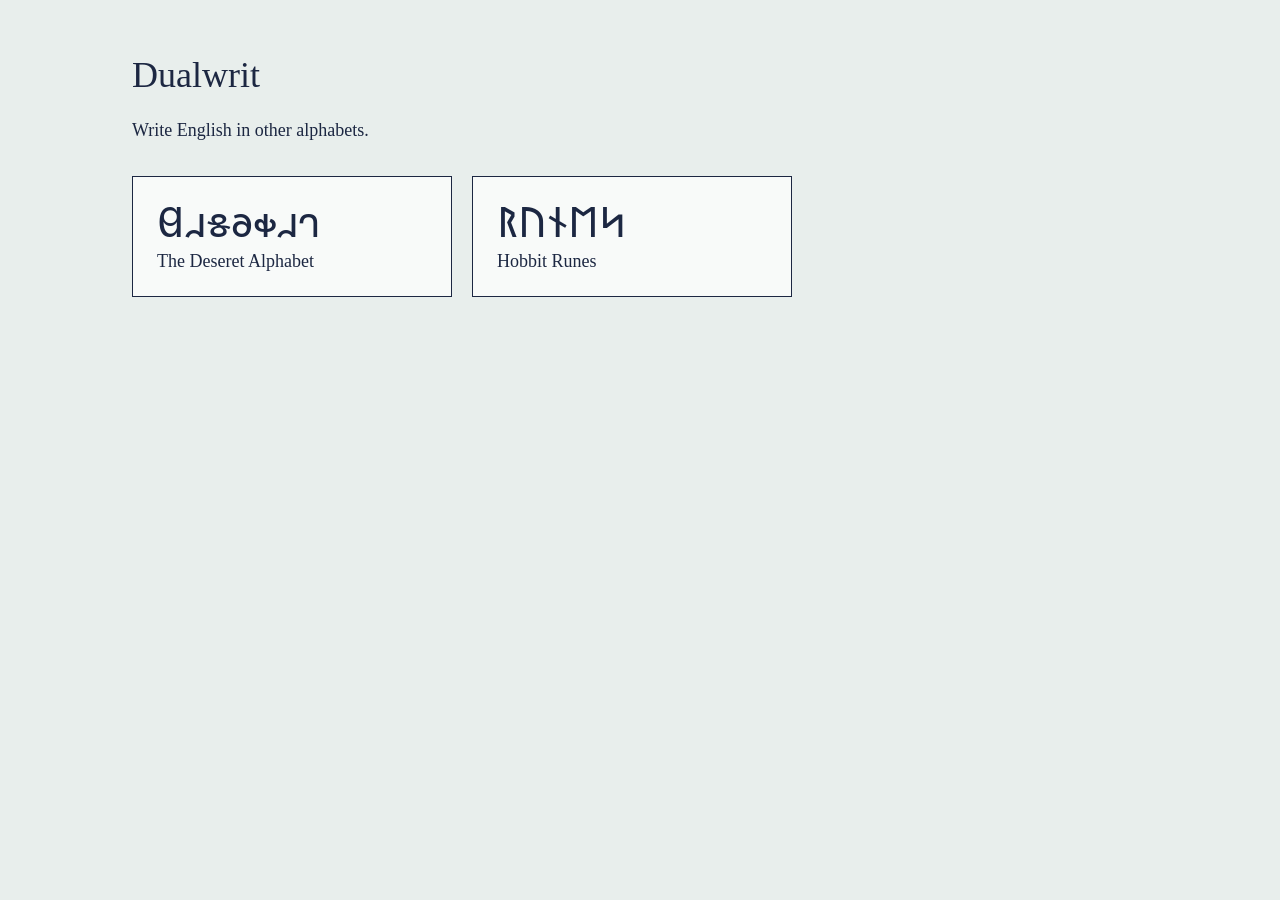
<file: web/index.html>
<!doctype html>
<html lang="en">
  <head>
    <meta charset="utf-8">
    <meta name="viewport" content="width=device-width, initial-scale=1">
    <title>Dualwrit</title>
    <meta name="description"
      content="Write English in other alphabets: the Deseret alphabet and the runes of The Hobbit.">
    <meta name="theme-color" content="#e8eeec">
    <link rel="icon" type="image/png" sizes="48x48" href="favicon.png">
    <link rel="icon" type="image/png" sizes="512x512" href="icon-512.png">
    <link rel="apple-touch-icon" href="apple-touch-icon.png">
    <meta property="og:type" content="website">
    <meta property="og:title" content="Dualwrit">
    <meta property="og:description"
      content="Write English in other alphabets.">
    <meta property="og:url" content="https://jakeave.github.io/dualwrit/">
    <meta property="og:image"
      content="https://jakeave.github.io/dualwrit/deseret/og.png">
    <meta property="og:image:width" content="1200">
    <meta property="og:image:height" content="630">
    <meta property="og:image:alt"
      content="The Deseret Alphabet written in Deseret letters, above a row of letter tiles with example words.">
    <meta name="twitter:card" content="summary_large_image">
    <link rel="preconnect" href="https://fonts.googleapis.com">
    <link rel="preconnect" href="https://fonts.gstatic.com" crossorigin>
    <link rel="stylesheet"
      href="https://fonts.googleapis.com/css2?family=Noto+Sans+Deseret&family=Noto+Sans+Runic&family=Old+Standard+TT:ital,wght@0,400;0,700;1,400&display=swap">
    <link rel="stylesheet" href="site.css">
    <style>
    :root {
      --script: "Noto Sans Deseret", "Apple Symbols", "Segoe UI Historic", sans-serif;
    }
    .cards {
      display: flex;
      flex-wrap: wrap;
      gap: 1.25rem;
    }
    .card {
      flex: 1 1 16rem;
      max-width: 20rem;
      padding: 1.25rem 1.5rem;
      background: var(--sheet);
      border: 1.5px solid var(--ink);
      color: inherit;
      text-decoration: none;
    }
    .card:hover {
      background: var(--honey-wash);
    }
    .card .d {
      display: block;
      font-size: 2.6rem;
      line-height: 1.2;
    }
    .card .d[lang="en-Runr"] {
      font-family: "Noto Sans Runic", "Segoe UI Historic", "Apple Symbols",
        sans-serif;
    }
    </style>
  </head>
  <body>
    <main>
      <header>
        <h1>Dualwrit</h1>
        <p>Write English in other alphabets.</p>
      </header>
      <div class="cards">
        <a class="card" href="deseret/">
          <span class="d" lang="en-Dsrt">𐐔𐐯𐑅𐐨𐑉𐐯𐐻</span>
          The Deseret Alphabet
        </a>
        <a class="card" href="runes/">
          <span class="d" lang="en-Runr">ᚱᚢᚾᛖᛋ</span>
          Hobbit Runes
        </a>
      </div>
    </main>
  </body>
</html>
</file>
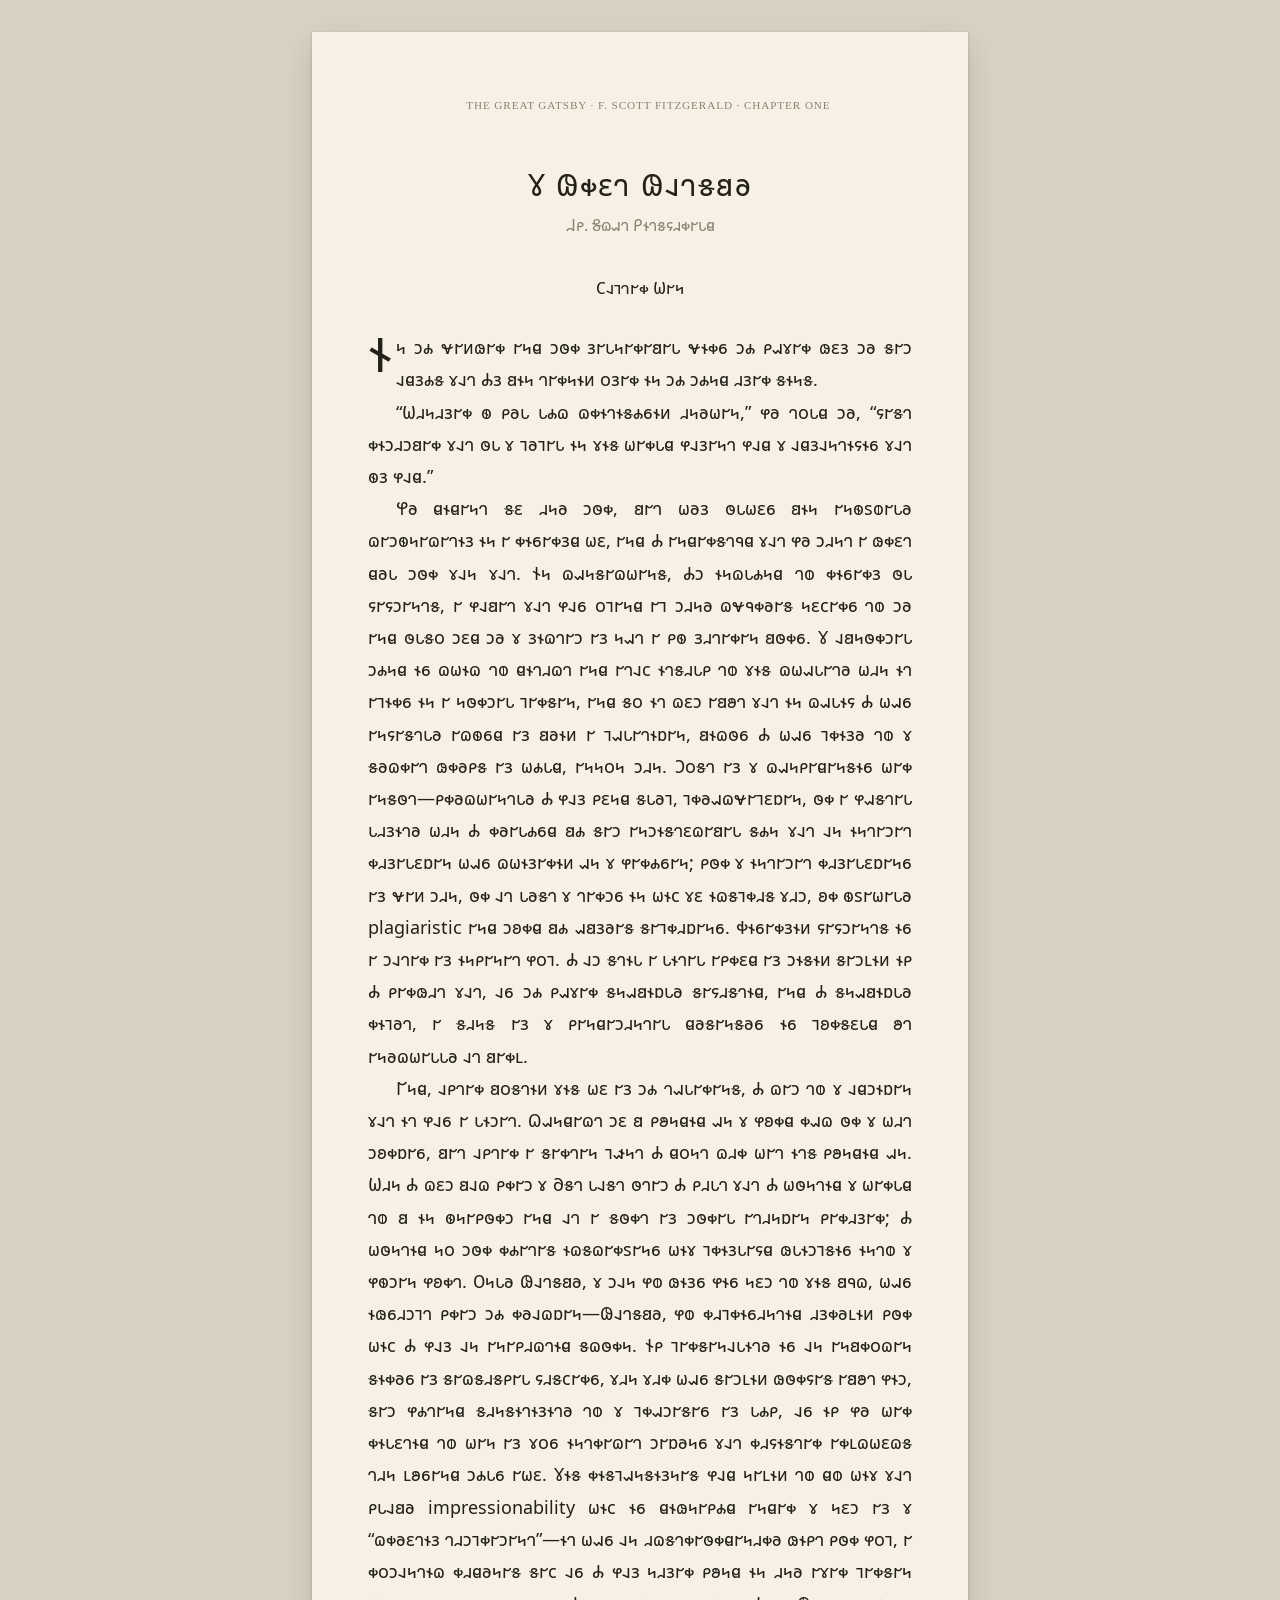
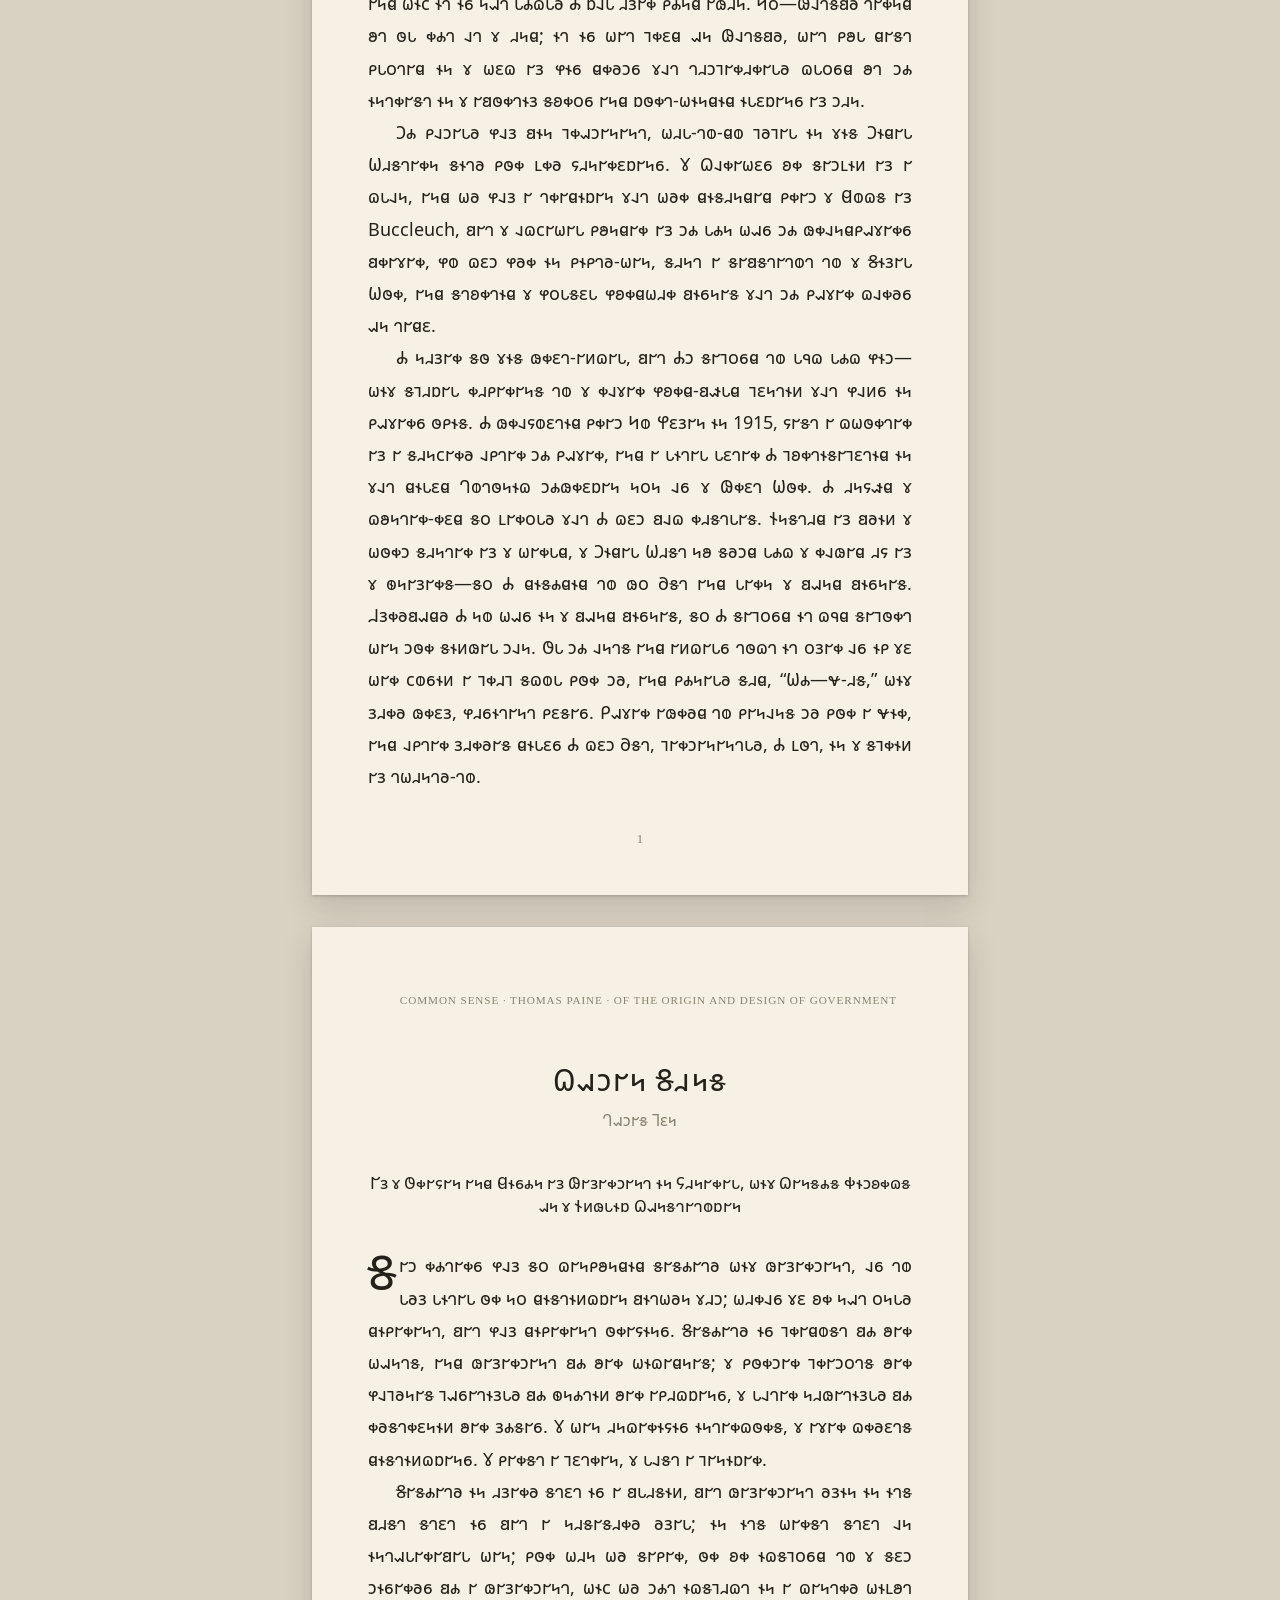
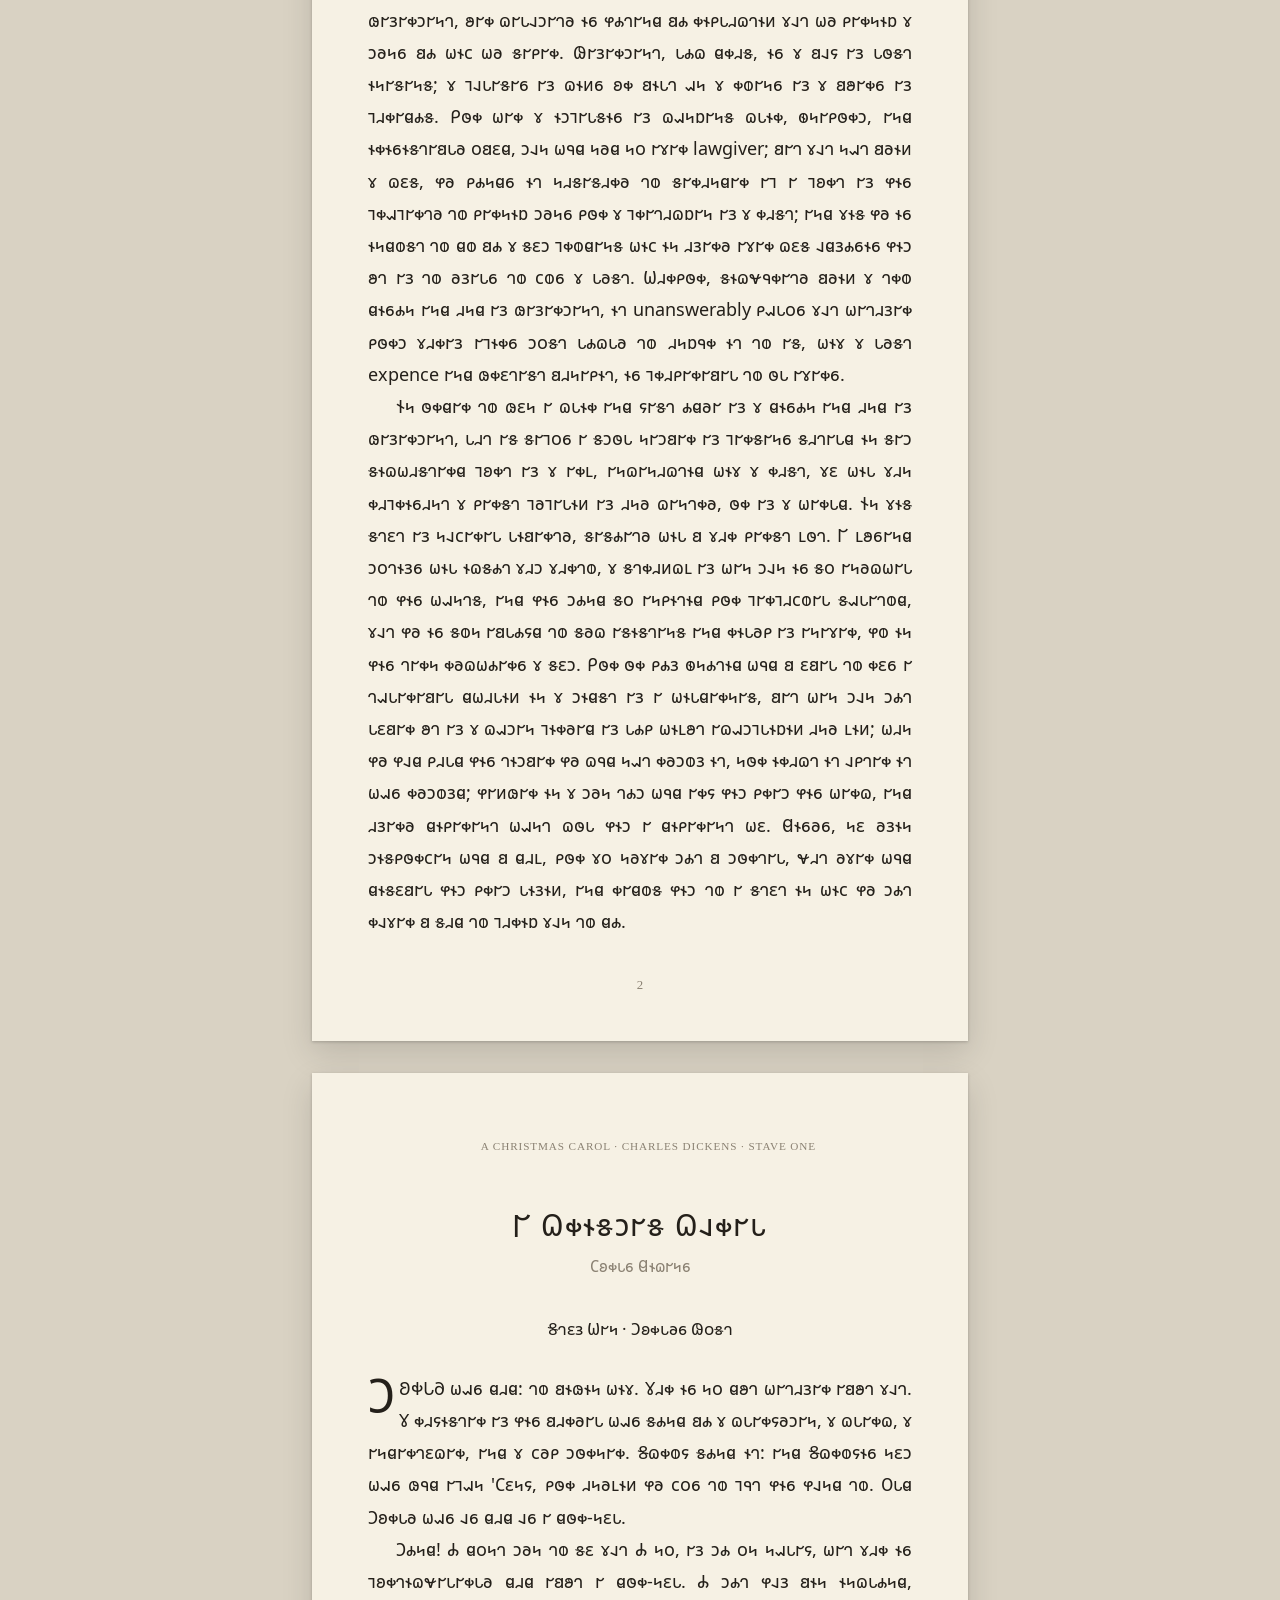
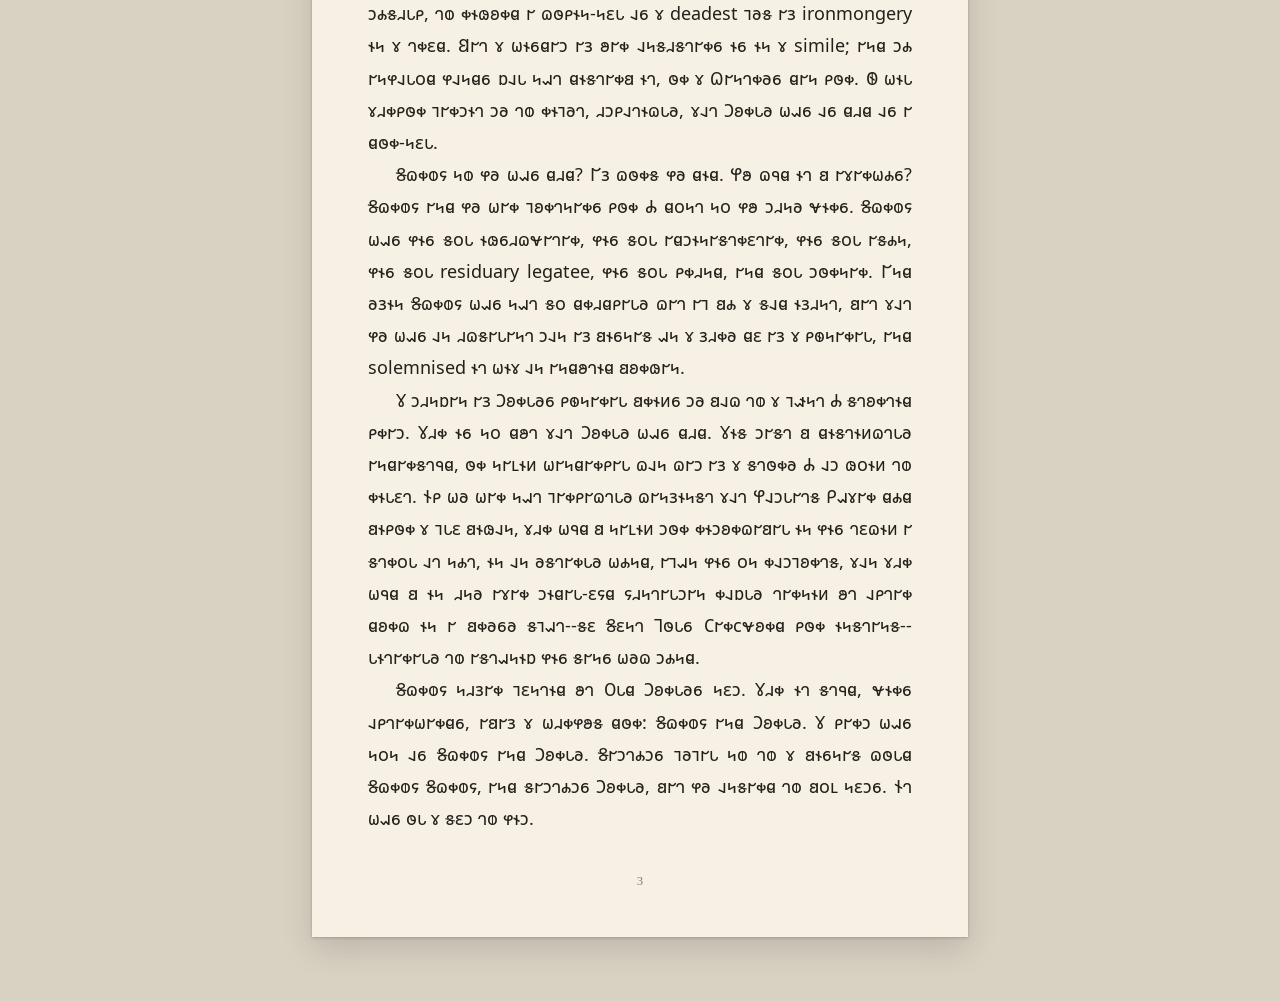
<file: samples/print.html>
<!doctype html>
<html lang="en">
  <head>
    <meta charset="utf-8">
    <meta name="viewport" content="width=device-width, initial-scale=1">
    <title>Deseret print samples</title>
    <link rel="stylesheet"
      href="https://fonts.googleapis.com/css2?family=Noto+Sans+Deseret&display=swap">
    <style>
    :root {
      --paper: #f6f1e4;
      --ink: #24201a;
      --faint: #8a8172;
      --desk: #d9d2c3;
    }
    body {
      margin: 0;
      padding: 2rem 1rem;
      background: var(--desk);
      color: var(--ink);
      font-family: "Noto Sans Deseret", "Apple Symbols", "Segoe UI Historic", serif;
    }
    .page {
      max-width: 34rem;
      margin: 0 auto 2rem;
      padding: 4rem 3.5rem 3rem;
      background: var(--paper);
      box-shadow: 0 1px 3px #0003, 0 12px 30px #0002;
    }
    .latin {
      font-family: Georgia, serif;
      font-size: .7rem;
      letter-spacing: .08em;
      text-transform: uppercase;
      color: var(--faint);
      text-align: center;
      margin: 0 0 3rem;
    }
    h1 {
      font-weight: normal;
      font-size: 1.9rem;
      text-align: center;
      margin: 0;
      letter-spacing: .04em;
    }
    .author {
      text-align: center;
      margin: .6rem 0 2.5rem;
      color: var(--faint);
    }
    h2 {
      font-weight: normal;
      font-size: 1.05rem;
      text-align: center;
      margin: 0 0 2rem;
    }
    p {
      font-size: 1.15rem;
      line-height: 1.75;
      margin: 0;
      text-align: justify;
      text-indent: 1.5em;
      hyphens: none;
    }
    h2 + p {
      text-indent: 0;
    }
    h2 + p::first-letter {
      font-size: 2.6em;
      float: left;
      line-height: .95;
      padding-right: .08em;
    }
    .folio {
      text-align: center;
      color: var(--faint);
      margin-top: 2.5rem;
      font-family: Georgia, serif;
      font-size: .8rem;
    }
    @media (max-width: 30rem) {
      .page {
        padding: 2.5rem 1.25rem 2rem;
      }
    }
    </style>
  </head>
  <body>
    <section class="page">
      <p class="latin">The Great Gatsby · F. Scott Fitzgerald · Chapter One</p>
      <h1>𐐜 𐐘𐑉𐐩𐐻 𐐘𐐰𐐻𐑅𐐺𐐨</h1>
      <div class="author">𐐇𐑁. 𐐝𐐿𐐱𐐻 𐐙𐐮𐐻𐑅𐐾𐐯𐑉𐐲𐑊𐐼</div>
      <h2>𐐕𐐰𐐹𐐻𐐲𐑉 𐐎𐐲𐑌</h2>
      <p>𐐆𐑌 𐑋𐐴 𐐷𐐲𐑍𐑀𐐲𐑉 𐐲𐑌𐐼 𐑋𐐫𐑉 𐑂𐐲𐑊𐑌𐐲𐑉𐐲𐐺𐐲𐑊 𐐷𐐮𐑉𐑆 𐑋𐐴 𐑁𐐱𐑄𐐲𐑉 𐑀𐐩𐑂 𐑋𐐨 𐑅𐐲𐑋 𐐰𐐼𐑂𐐴𐑅 𐑄𐐰𐐻 𐐌𐑂 𐐺𐐮𐑌 𐐻𐐲𐑉𐑌𐐮𐑍 𐐬𐑂𐐲𐑉 𐐮𐑌 𐑋𐐴 𐑋𐐴𐑌𐐼 𐐯𐑂𐐲𐑉 𐑅𐐮𐑌𐑅.</p>
      <p>“𐐎𐐯𐑌𐐯𐑂𐐲𐑉 𐑏 𐑁𐐨𐑊 𐑊𐐴𐐿 𐐿𐑉𐐮𐐻𐐮𐑅𐐴𐑆𐐮𐑍 𐐯𐑌𐐨𐐶𐐲𐑌,” 𐐸𐐨 𐐻𐐬𐑊𐐼 𐑋𐐨, “𐐾𐐲𐑅𐐻 𐑉𐐮𐑋𐐯𐑋𐐺𐐲𐑉 𐑄𐐰𐐻 𐐫𐑊 𐑄 𐐹𐐨𐐹𐐲𐑊 𐐮𐑌 𐑄𐐮𐑅 𐐶𐐲𐑉𐑊𐐼 𐐸𐐰𐑂𐐲𐑌𐐻 𐐸𐐰𐐼 𐑄 𐐰𐐼𐑂𐐰𐑌𐐻𐐮𐐾𐐮𐑆 𐑄𐐰𐐻 𐑏𐑂 𐐸𐐰𐐼.”</p>
      <p>𐐐𐐨 𐐼𐐮𐐼𐐲𐑌𐐻 𐑅𐐩 𐐯𐑌𐐨 𐑋𐐫𐑉, 𐐺𐐲𐐻 𐐶𐐨𐑂 𐐫𐑊𐐶𐐩𐑆 𐐺𐐮𐑌 𐐲𐑌𐑏𐑈𐐭𐐲𐑊𐐨 𐐿𐐲𐑋𐑏𐑌𐐲𐐿𐐲𐐻𐐮𐑂 𐐮𐑌 𐐲 𐑉𐐮𐑆𐐲𐑉𐑂𐐼 𐐶𐐩, 𐐲𐑌𐐼 𐐌 𐐲𐑌𐐼𐐲𐑉𐑅𐐻𐐳𐐼 𐑄𐐰𐐻 𐐸𐐨 𐑋𐐯𐑌𐐻 𐐲 𐑀𐑉𐐩𐐻 𐐼𐐨𐑊 𐑋𐐫𐑉 𐑄𐐰𐑌 𐑄𐐰𐐻. 𐐆𐑌 𐐿𐐱𐑌𐑅𐐲𐐿𐐶𐐲𐑌𐑅, 𐐌𐑋 𐐮𐑌𐐿𐑊𐐴𐑌𐐼 𐐻𐐭 𐑉𐐮𐑆𐐲𐑉𐑂 𐐫𐑊 𐐾𐐲𐐾𐑋𐐲𐑌𐐻𐑅, 𐐲 𐐸𐐰𐐺𐐲𐐻 𐑄𐐰𐐻 𐐸𐐰𐑆 𐐬𐐹𐐲𐑌𐐼 𐐲𐐹 𐑋𐐯𐑌𐐨 𐐿𐐷𐐳𐑉𐐨𐐲𐑅 𐑌𐐩𐐽𐐲𐑉𐑆 𐐻𐐭 𐑋𐐨 𐐲𐑌𐐼 𐐫𐑊𐑅𐐬 𐑋𐐩𐐼 𐑋𐐨 𐑄 𐑂𐐮𐐿𐐻𐐲𐑋 𐐲𐑂 𐑌𐐱𐐻 𐐲 𐑁𐑏 𐑂𐐯𐐻𐐲𐑉𐐲𐑌 𐐺𐐫𐑉𐑆. 𐐜 𐐰𐐺𐑌𐐫𐑉𐑋𐐲𐑊 𐑋𐐴𐑌𐐼 𐐮𐑆 𐐿𐐶𐐮𐐿 𐐻𐐭 𐐼𐐮𐐻𐐯𐐿𐐻 𐐲𐑌𐐼 𐐲𐐻𐐰𐐽 𐐮𐐻𐑅𐐯𐑊𐑁 𐐻𐐭 𐑄𐐮𐑅 𐐿𐐶𐐱𐑊𐐲𐐻𐐨 𐐶𐐯𐑌 𐐮𐐻 𐐲𐐹𐐮𐑉𐑆 𐐮𐑌 𐐲 𐑌𐐫𐑉𐑋𐐲𐑊 𐐹𐐲𐑉𐑅𐐲𐑌, 𐐲𐑌𐐼 𐑅𐐬 𐐮𐐻 𐐿𐐩𐑋 𐐲𐐺𐐵𐐻 𐑄𐐰𐐻 𐐮𐑌 𐐿𐐱𐑊𐐮𐐾 𐐌 𐐶𐐱𐑆 𐐲𐑌𐐾𐐲𐑅𐐻𐑊𐐨 𐐲𐐿𐑏𐑆𐐼 𐐲𐑂 𐐺𐐨𐐮𐑍 𐐲 𐐹𐐱𐑊𐐲𐐻𐐮𐑇𐐲𐑌, 𐐺𐐮𐐿𐐫𐑆 𐐌 𐐶𐐱𐑆 𐐹𐑉𐐮𐑂𐐨 𐐻𐐭 𐑄 𐑅𐐨𐐿𐑉𐐲𐐻 𐑀𐑉𐐨𐑁𐑅 𐐲𐑂 𐐶𐐴𐑊𐐼, 𐐲𐑌𐑌𐐬𐑌 𐑋𐐯𐑌. 𐐣𐐬𐑅𐐻 𐐲𐑂 𐑄 𐐿𐐱𐑌𐑁𐐲𐐼𐐲𐑌𐑅𐐮𐑆 𐐶𐐲𐑉 𐐲𐑌𐑅𐐫𐐻—𐑁𐑉𐐨𐐿𐐶𐐲𐑌𐐻𐑊𐐨 𐐌 𐐸𐐰𐑂 𐑁𐐩𐑌𐐼 𐑅𐑊𐐨𐐹, 𐐹𐑉𐐨𐐱𐐿𐐷𐐲𐐹𐐩𐑇𐐲𐑌, 𐐫𐑉 𐐲 𐐸𐐱𐑅𐐻𐐲𐑊 𐑊𐐯𐑂𐐮𐐻𐐨 𐐶𐐯𐑌 𐐌 𐑉𐐨𐐲𐑊𐐴𐑆𐐼 𐐺𐐴 𐑅𐐲𐑋 𐐲𐑌𐑋𐐮𐑅𐐻𐐩𐐿𐐲𐐺𐐲𐑊 𐑅𐐴𐑌 𐑄𐐰𐐻 𐐰𐑌 𐐮𐑌𐐻𐐲𐑋𐐲𐐻 𐑉𐐯𐑂𐐲𐑊𐐩𐑇𐐲𐑌 𐐶𐐱𐑆 𐐿𐐶𐐮𐑂𐐲𐑉𐐮𐑍 𐐱𐑌 𐑄 𐐸𐐲𐑉𐐴𐑆𐐲𐑌; 𐑁𐐫𐑉 𐑄 𐐮𐑌𐐻𐐲𐑋𐐲𐐻 𐑉𐐯𐑂𐐲𐑊𐐩𐑇𐐲𐑌𐑆 𐐲𐑂 𐐷𐐲𐑍 𐑋𐐯𐑌, 𐐫𐑉 𐐰𐐻 𐑊𐐨𐑅𐐻 𐑄 𐐻𐐲𐑉𐑋𐑆 𐐮𐑌 𐐶𐐮𐐽 𐑄𐐩 𐐮𐐿𐑅𐐹𐑉𐐯𐑅 𐑄𐐯𐑋, 𐐪𐑉 𐑏𐑈𐐲𐐶𐐲𐑊𐐨 plagiaristic 𐐲𐑌𐐼 𐑋𐐪𐑉𐐼 𐐺𐐴 𐐱𐐺𐑂𐐨𐐲𐑅 𐑅𐐲𐐹𐑉𐐯𐑇𐐲𐑌𐑆. 𐐡𐐮𐑆𐐲𐑉𐑂𐐮𐑍 𐐾𐐲𐐾𐑋𐐲𐑌𐐻𐑅 𐐮𐑆 𐐲 𐑋𐐰𐐻𐐲𐑉 𐐲𐑂 𐐮𐑌𐑁𐐲𐑌𐐲𐐻 𐐸𐐬𐐹. 𐐌 𐐰𐑋 𐑅𐐻𐐮𐑊 𐐲 𐑊𐐮𐐻𐐲𐑊 𐐲𐑁𐑉𐐩𐐼 𐐲𐑂 𐑋𐐮𐑅𐐮𐑍 𐑅𐐲𐑋𐑃𐐮𐑍 𐐮𐑁 𐐌 𐑁𐐲𐑉𐑀𐐯𐐻 𐑄𐐰𐐻, 𐐰𐑆 𐑋𐐴 𐑁𐐱𐑄𐐲𐑉 𐑅𐑌𐐱𐐺𐐮𐑇𐑊𐐨 𐑅𐐲𐐾𐐯𐑅𐐻𐐮𐐼, 𐐲𐑌𐐼 𐐌 𐑅𐑌𐐱𐐺𐐮𐑇𐑊𐐨 𐑉𐐮𐐹𐐨𐐻, 𐐲 𐑅𐐯𐑌𐑅 𐐲𐑂 𐑄 𐑁𐐲𐑌𐐼𐐲𐑋𐐯𐑌𐐻𐐲𐑊 𐐼𐐨𐑅𐐲𐑌𐑅𐐨𐑆 𐐮𐑆 𐐹𐐪𐑉𐑅𐐩𐑊𐐼 𐐵𐐻 𐐲𐑌𐐨𐐿𐐶𐐲𐑊𐑊𐐨 𐐰𐐻 𐐺𐐲𐑉𐑃.</p>
      <p>𐐊𐑌𐐼, 𐐰𐑁𐐻𐐲𐑉 𐐺𐐬𐑅𐐻𐐮𐑍 𐑄𐐮𐑅 𐐶𐐩 𐐲𐑂 𐑋𐐴 𐐻𐐱𐑊𐐲𐑉𐐲𐑌𐑅, 𐐌 𐐿𐐲𐑋 𐐻𐐭 𐑄 𐐰𐐼𐑋𐐮𐑇𐐲𐑌 𐑄𐐰𐐻 𐐮𐐻 𐐸𐐰𐑆 𐐲 𐑊𐐮𐑋𐐲𐐻. 𐐗𐐱𐑌𐐼𐐲𐐿𐐻 𐑋𐐩 𐐺 𐑁𐐵𐑌𐐼𐐮𐐼 𐐱𐑌 𐑄 𐐸𐐪𐑉𐐼 𐑉𐐱𐐿 𐐫𐑉 𐑄 𐐶𐐯𐐻 𐑋𐐪𐑉𐑇𐐲𐑆, 𐐺𐐲𐐻 𐐰𐑁𐐻𐐲𐑉 𐐲 𐑅𐐲𐑉𐐻𐐲𐑌 𐐹𐑎𐑌𐐻 𐐌 𐐼𐐬𐑌𐐻 𐐿𐐯𐑉 𐐶𐐲𐐻 𐐮𐐻𐑅 𐑁𐐵𐑌𐐼𐐮𐐼 𐐱𐑌. 𐐎𐐯𐑌 𐐌 𐐿𐐩𐑋 𐐺𐐰𐐿 𐑁𐑉𐐲𐑋 𐑄 𐐀𐑅𐐻 𐑊𐐰𐑅𐐻 𐐫𐐻𐐲𐑋 𐐌 𐑁𐐯𐑊𐐻 𐑄𐐰𐐻 𐐌 𐐶𐐫𐑌𐐻𐐮𐐼 𐑄 𐐶𐐲𐑉𐑊𐐼 𐐻𐐭 𐐺 𐐮𐑌 𐑏𐑌𐐲𐑁𐐫𐑉𐑋 𐐲𐑌𐐼 𐐰𐐻 𐐲 𐑅𐐫𐑉𐐻 𐐲𐑂 𐑋𐐫𐑉𐐲𐑊 𐐲𐐻𐐯𐑌𐑇𐐲𐑌 𐑁𐐲𐑉𐐯𐑂𐐲𐑉; 𐐌 𐐶𐐫𐑌𐐻𐐮𐐼 𐑌𐐬 𐑋𐐫𐑉 𐑉𐐴𐐲𐐻𐐲𐑅 𐐮𐐿𐑅𐐿𐐲𐑉𐑈𐐲𐑌𐑆 𐐶𐐮𐑄 𐐹𐑉𐐮𐑂𐑊𐐲𐐾𐐼 𐑀𐑊𐐮𐑋𐐹𐑅𐐮𐑆 𐐮𐑌𐐻𐐭 𐑄 𐐸𐑏𐑋𐐲𐑌 𐐸𐐪𐑉𐐻. 𐐄𐑌𐑊𐐨 𐐘𐐰𐐻𐑅𐐺𐐨, 𐑄 𐑋𐐰𐑌 𐐸𐐭 𐑀𐐮𐑂𐑆 𐐸𐐮𐑆 𐑌𐐩𐑋 𐐻𐐭 𐑄𐐮𐑅 𐐺𐐳𐐿, 𐐶𐐱𐑆 𐐮𐑀𐑆𐐯𐑋𐐹𐐻 𐑁𐑉𐐲𐑋 𐑋𐐴 𐑉𐐨𐐰𐐿𐑇𐐲𐑌—𐐘𐐰𐐻𐑅𐐺𐐨, 𐐸𐐭 𐑉𐐯𐐹𐑉𐐮𐑆𐐯𐑌𐐻𐐮𐐼 𐐯𐑂𐑉𐐨𐑃𐐮𐑍 𐑁𐐫𐑉 𐐶𐐮𐐽 𐐌 𐐸𐐰𐑂 𐐰𐑌 𐐲𐑌𐐲𐑁𐐯𐐿𐐻𐐮𐐼 𐑅𐐿𐐫𐑉𐑌. 𐐆𐑁 𐐹𐐲𐑉𐑅𐐲𐑌𐐰𐑊𐐮𐐻𐐨 𐐮𐑆 𐐰𐑌 𐐲𐑌𐐺𐑉𐐬𐐿𐐲𐑌 𐑅𐐮𐑉𐐨𐑆 𐐲𐑂 𐑅𐐲𐐿𐑅𐐯𐑅𐑁𐐲𐑊 𐐾𐐯𐑅𐐽𐐲𐑉𐑆, 𐑄𐐯𐑌 𐑄𐐯𐑉 𐐶𐐱𐑆 𐑅𐐲𐑋𐑃𐐮𐑍 𐑀𐐫𐑉𐐾𐐲𐑅 𐐲𐐺𐐵𐐻 𐐸𐐮𐑋, 𐑅𐐲𐑋 𐐸𐐴𐐻𐐲𐑌𐐼 𐑅𐐯𐑌𐑅𐐮𐐻𐐮𐑂𐐮𐐻𐐨 𐐻𐐭 𐑄 𐐹𐑉𐐱𐑋𐐲𐑅𐐲𐑆 𐐲𐑂 𐑊𐐴𐑁, 𐐰𐑆 𐐮𐑁 𐐸𐐨 𐐶𐐲𐑉 𐑉𐐮𐑊𐐩𐐻𐐮𐐼 𐐻𐐭 𐐶𐐲𐑌 𐐲𐑂 𐑄𐐬𐑆 𐐮𐑌𐐻𐑉𐐲𐐿𐐲𐐻 𐑋𐐲𐑇𐐨𐑌𐑆 𐑄𐐰𐐻 𐑉𐐯𐐾𐐮𐑅𐐻𐐲𐑉 𐐲𐑉𐑃𐐿𐐶𐐩𐐿𐑅 𐐻𐐯𐑌 𐑃𐐵𐑆𐐲𐑌𐐼 𐑋𐐴𐑊𐑆 𐐲𐐶𐐩. 𐐜𐐮𐑅 𐑉𐐮𐑅𐐹𐐱𐑌𐑅𐐮𐑂𐑌𐐲𐑅 𐐸𐐰𐐼 𐑌𐐲𐑃𐐮𐑍 𐐻𐐭 𐐼𐐭 𐐶𐐮𐑄 𐑄𐐰𐐻 𐑁𐑊𐐰𐐺𐐨 impressionability 𐐶𐐮𐐽 𐐮𐑆 𐐼𐐮𐑀𐑌𐐲𐑁𐐴𐐼 𐐲𐑌𐐼𐐲𐑉 𐑄 𐑌𐐩𐑋 𐐲𐑂 𐑄 “𐐿𐑉𐐨𐐩𐐻𐐮𐑂 𐐻𐐯𐑋𐐹𐑉𐐲𐑋𐐲𐑌𐐻”—𐐮𐐻 𐐶𐐱𐑆 𐐰𐑌 𐐯𐐿𐑅𐐻𐑉𐐲𐐫𐑉𐐼𐐲𐑌𐐯𐑉𐐨 𐑀𐐮𐑁𐐻 𐑁𐐫𐑉 𐐸𐐬𐐹, 𐐲 𐑉𐐬𐑋𐐰𐑌𐐻𐐮𐐿 𐑉𐐯𐐼𐐨𐑌𐐲𐑅 𐑅𐐲𐐽 𐐰𐑆 𐐌 𐐸𐐰𐑂 𐑌𐐯𐑂𐐲𐑉 𐑁𐐵𐑌𐐼 𐐮𐑌 𐐯𐑌𐐨 𐐲𐑄𐐲𐑉 𐐹𐐲𐑉𐑅𐐲𐑌 𐐲𐑌𐐼 𐐶𐐮𐐽 𐐮𐐻 𐐮𐑆 𐑌𐐱𐐻 𐑊𐐴𐐿𐑊𐐨 𐐌 𐑇𐐰𐑊 𐐯𐑂𐐲𐑉 𐑁𐐴𐑌𐐼 𐐲𐑀𐐯𐑌. 𐐤𐐬—𐐘𐐰𐐻𐑅𐐺𐐨 𐐻𐐲𐑉𐑌𐐼 𐐵𐐻 𐐫𐑊 𐑉𐐴𐐻 𐐰𐐻 𐑄 𐐯𐑌𐐼; 𐐮𐐻 𐐮𐑆 𐐶𐐲𐐻 𐐹𐑉𐐩𐐼 𐐱𐑌 𐐘𐐰𐐻𐑅𐐺𐐨, 𐐶𐐲𐐻 𐑁𐐵𐑊 𐐼𐐲𐑅𐐻 𐑁𐑊𐐬𐐻𐐲𐐼 𐐮𐑌 𐑄 𐐶𐐩𐐿 𐐲𐑂 𐐸𐐮𐑆 𐐼𐑉𐐨𐑋𐑆 𐑄𐐰𐐻 𐐻𐐯𐑋𐐹𐐲𐑉𐐯𐑉𐐲𐑊𐐨 𐐿𐑊𐐬𐑆𐐼 𐐵𐐻 𐑋𐐴 𐐮𐑌𐐻𐑉𐐲𐑅𐐻 𐐮𐑌 𐑄 𐐲𐐺𐐫𐑉𐐻𐐮𐑂 𐑅𐐪𐑉𐐬𐑆 𐐲𐑌𐐼 𐑇𐐫𐑉𐐻-𐐶𐐮𐑌𐐼𐐮𐐼 𐐮𐑊𐐩𐑇𐐲𐑌𐑆 𐐲𐑂 𐑋𐐯𐑌.</p>
      <p>𐐣𐐴 𐑁𐐰𐑋𐐲𐑊𐐨 𐐸𐐰𐑂 𐐺𐐮𐑌 𐐹𐑉𐐱𐑋𐐲𐑌𐐲𐑌𐐻, 𐐶𐐯𐑊-𐐻𐐭-𐐼𐐭 𐐹𐐨𐐹𐐲𐑊 𐐮𐑌 𐑄𐐮𐑅 𐐣𐐮𐐼𐐲𐑊 𐐎𐐯𐑅𐐻𐐲𐑉𐑌 𐑅𐐮𐐻𐐨 𐑁𐐫𐑉 𐑃𐑉𐐨 𐐾𐐯𐑌𐐲𐑉𐐩𐑇𐐲𐑌𐑆. 𐐜 𐐗𐐰𐑉𐐲𐐶𐐩𐑆 𐐪𐑉 𐑅𐐲𐑋𐑃𐐮𐑍 𐐲𐑂 𐐲 𐐿𐑊𐐰𐑌, 𐐲𐑌𐐼 𐐶𐐨 𐐸𐐰𐑂 𐐲 𐐻𐑉𐐲𐐼𐐮𐑇𐐲𐑌 𐑄𐐰𐐻 𐐶𐐨𐑉 𐐼𐐮𐑅𐐯𐑌𐐼𐐲𐐼 𐑁𐑉𐐲𐑋 𐑄 𐐔𐐭𐐿𐑅 𐐲𐑂 Buccleuch, 𐐺𐐲𐐻 𐑄 𐐰𐐿𐐽𐐲𐐶𐐲𐑊 𐑁𐐵𐑌𐐼𐐲𐑉 𐐲𐑂 𐑋𐐴 𐑊𐐴𐑌 𐐶𐐱𐑆 𐑋𐐴 𐑀𐑉𐐰𐑌𐐼𐑁𐐱𐑄𐐲𐑉𐑆 𐐺𐑉𐐲𐑄𐐲𐑉, 𐐸𐐭 𐐿𐐩𐑋 𐐸𐐨𐑉 𐐮𐑌 𐑁𐐮𐑁𐐻𐐨-𐐶𐐲𐑌, 𐑅𐐯𐑌𐐻 𐐲 𐑅𐐲𐐺𐑅𐐻𐐲𐐻𐐭𐐻 𐐻𐐭 𐑄 𐐝𐐮𐑂𐐲𐑊 𐐎𐐫𐑉, 𐐲𐑌𐐼 𐑅𐐻𐐪𐑉𐐻𐐮𐐼 𐑄 𐐸𐐬𐑊𐑅𐐩𐑊 𐐸𐐪𐑉𐐼𐐶𐐯𐑉 𐐺𐐮𐑆𐑌𐐲𐑅 𐑄𐐰𐐻 𐑋𐐴 𐑁𐐱𐑄𐐲𐑉 𐐿𐐰𐑉𐐨𐑆 𐐱𐑌 𐐻𐐲𐐼𐐩.</p>
      <p>𐐌 𐑌𐐯𐑂𐐲𐑉 𐑅𐐫 𐑄𐐮𐑅 𐑀𐑉𐐩𐐻-𐐲𐑍𐐿𐐲𐑊, 𐐺𐐲𐐻 𐐌𐑋 𐑅𐐲𐐹𐐬𐑆𐐼 𐐻𐐭 𐑊𐐳𐐿 𐑊𐐴𐐿 𐐸𐐮𐑋—𐐶𐐮𐑄 𐑅𐐹𐐯𐑇𐐲𐑊 𐑉𐐯𐑁𐐲𐑉𐐲𐑌𐑅 𐐻𐐭 𐑄 𐑉𐐰𐑄𐐲𐑉 𐐸𐐪𐑉𐐼-𐐺𐑎𐑊𐐼 𐐹𐐩𐑌𐐻𐐮𐑍 𐑄𐐰𐐻 𐐸𐐰𐑍𐑆 𐐮𐑌 𐑁𐐱𐑄𐐲𐑉𐑆 𐐫𐑁𐐮𐑅. 𐐌 𐑀𐑉𐐰𐐾𐐭𐐩𐐻𐐮𐐼 𐑁𐑉𐐲𐑋 𐐤𐐭 𐐐𐐩𐑂𐐲𐑌 𐐮𐑌 1915, 𐐾𐐲𐑅𐐻 𐐲 𐐿𐐶𐐫𐑉𐐻𐐲𐑉 𐐲𐑂 𐐲 𐑅𐐯𐑌𐐽𐐲𐑉𐐨 𐐰𐑁𐐻𐐲𐑉 𐑋𐐴 𐑁𐐱𐑄𐐲𐑉, 𐐲𐑌𐐼 𐐲 𐑊𐐮𐐻𐐲𐑊 𐑊𐐩𐐻𐐲𐑉 𐐌 𐐹𐐪𐑉𐐻𐐮𐑅𐐲𐐹𐐩𐐻𐐮𐐼 𐐮𐑌 𐑄𐐰𐐻 𐐼𐐮𐑊𐐩𐐼 𐐓𐐭𐐻𐐫𐑌𐐮𐐿 𐑋𐐴𐑀𐑉𐐩𐑇𐐲𐑌 𐑌𐐬𐑌 𐐰𐑆 𐑄 𐐘𐑉𐐩𐐻 𐐎𐐫𐑉. 𐐌 𐐯𐑌𐐾𐑎𐐼 𐑄 𐐿𐐵𐑌𐐻𐐲𐑉-𐑉𐐩𐐼 𐑅𐐬 𐑃𐐲𐑉𐐬𐑊𐐨 𐑄𐐰𐐻 𐐌 𐐿𐐩𐑋 𐐺𐐰𐐿 𐑉𐐯𐑅𐐻𐑊𐐲𐑅. 𐐆𐑌𐑅𐐻𐐯𐐼 𐐲𐑂 𐐺𐐨𐐮𐑍 𐑄 𐐶𐐫𐑉𐑋 𐑅𐐯𐑌𐐻𐐲𐑉 𐐲𐑂 𐑄 𐐶𐐲𐑉𐑊𐐼, 𐑄 𐐣𐐮𐐼𐐲𐑊 𐐎𐐯𐑅𐐻 𐑌𐐵 𐑅𐐨𐑋𐐼 𐑊𐐴𐐿 𐑄 𐑉𐐰𐑀𐐲𐐼 𐐯𐐾 𐐲𐑂 𐑄 𐑏𐑌𐐲𐑂𐐲𐑉𐑅—𐑅𐐬 𐐌 𐐼𐐮𐑅𐐴𐐼𐐮𐐼 𐐻𐐭 𐑀𐐬 𐐀𐑅𐐻 𐐲𐑌𐐼 𐑊𐐲𐑉𐑌 𐑄 𐐺𐐱𐑌𐐼 𐐺𐐮𐑆𐑌𐐲𐑅. 𐐇𐑂𐑉𐐨𐐺𐐱𐐼𐐨 𐐌 𐑌𐐭 𐐶𐐱𐑆 𐐮𐑌 𐑄 𐐺𐐱𐑌𐐼 𐐺𐐮𐑆𐑌𐐲𐑅, 𐑅𐐬 𐐌 𐑅𐐲𐐹𐐬𐑆𐐼 𐐮𐐻 𐐿𐐳𐐼 𐑅𐐲𐐹𐐫𐑉𐐻 𐐶𐐲𐑌 𐑋𐐫𐑉 𐑅𐐮𐑍𐑀𐐲𐑊 𐑋𐐰𐑌. 𐐃𐑊 𐑋𐐴 𐐰𐑌𐐻𐑅 𐐲𐑌𐐼 𐐲𐑍𐐿𐐲𐑊𐑆 𐐻𐐫𐐿𐐻 𐐮𐐻 𐐬𐑂𐐲𐑉 𐐰𐑆 𐐮𐑁 𐑄𐐩 𐐶𐐲𐑉 𐐽𐐭𐑆𐐮𐑍 𐐲 𐐹𐑉𐐯𐐹 𐑅𐐿𐐭𐑊 𐑁𐐫𐑉 𐑋𐐨, 𐐲𐑌𐐼 𐑁𐐴𐑌𐐲𐑊𐐨 𐑅𐐯𐐼, “𐐎𐐴—𐐷-𐐯𐑅,” 𐐶𐐮𐑄 𐑂𐐯𐑉𐐨 𐑀𐑉𐐩𐑂, 𐐸𐐯𐑆𐐮𐐻𐐲𐑌𐐻 𐑁𐐩𐑅𐐲𐑆. 𐐙𐐱𐑄𐐲𐑉 𐐲𐑀𐑉𐐨𐐼 𐐻𐐭 𐑁𐐲𐑌𐐰𐑌𐑅 𐑋𐐨 𐑁𐐫𐑉 𐐲 𐐷𐐮𐑉, 𐐲𐑌𐐼 𐐰𐑁𐐻𐐲𐑉 𐑂𐐯𐑉𐐨𐐲𐑅 𐐼𐐮𐑊𐐩𐑆 𐐌 𐐿𐐩𐑋 𐐀𐑅𐐻, 𐐹𐐲𐑉𐑋𐐲𐑌𐐲𐑌𐐻𐑊𐐨, 𐐌 𐑃𐐫𐐻, 𐐮𐑌 𐑄 𐑅𐐹𐑉𐐮𐑍 𐐲𐑂 𐐻𐐶𐐯𐑌𐐻𐐨-𐐻𐐭.</p>
      <div class="folio">1</div>
    </section>

    <section class="page">
      <p
        class="latin">Common Sense · Thomas Paine · Of the Origin and Design of Government</p>
      <h1>𐐗𐐱𐑋𐐲𐑌 𐐝𐐯𐑌𐑅</h1>
      <div class="author">𐐓𐐱𐑋𐐲𐑅 𐐑𐐩𐑌</div>
      <h2>𐐊𐑂 𐑄 𐐃𐑉𐐲𐐾𐐲𐑌 𐐲𐑌𐐼 𐐔𐐮𐑆𐐴𐑌 𐐲𐑂 𐐘𐐲𐑂𐐲𐑉𐑋𐐲𐑌𐐻 𐐮𐑌 𐐖𐐯𐑌𐐲𐑉𐐲𐑊, 𐐶𐐮𐑄 𐐗𐐲𐑌𐑅𐐴𐑅 𐐡𐐮𐑋𐐪𐑉𐐿𐑅 𐐱𐑌 𐑄 𐐆𐑍𐑀𐑊𐐮𐑇 𐐗𐐱𐑌𐑅𐐻𐐲𐐻𐐭𐑇𐐲𐑌</h2>
      <p>𐐝𐐲𐑋 𐑉𐐴𐐻𐐲𐑉𐑆 𐐸𐐰𐑂 𐑅𐐬 𐐿𐐲𐑌𐑁𐐵𐑌𐐼𐐮𐐼 𐑅𐐲𐑅𐐴𐐲𐐻𐐨 𐐶𐐮𐑄 𐑀𐐲𐑂𐐲𐑉𐑋𐐲𐑌𐐻, 𐐰𐑆 𐐻𐐭 𐑊𐐨𐑂 𐑊𐐮𐐻𐐲𐑊 𐐫𐑉 𐑌𐐬 𐐼𐐮𐑅𐐻𐐮𐑍𐐿𐑇𐐲𐑌 𐐺𐐮𐐻𐐶𐐨𐑌 𐑄𐐯𐑋; 𐐶𐐯𐑉𐐰𐑆 𐑄𐐩 𐐪𐑉 𐑌𐐱𐐻 𐐬𐑌𐑊𐐨 𐐼𐐮𐑁𐐲𐑉𐐲𐑌𐐻, 𐐺𐐲𐐻 𐐸𐐰𐑂 𐐼𐐮𐑁𐐲𐑉𐐲𐑌𐐻 𐐫𐑉𐐲𐐾𐐮𐑌𐑆. 𐐝𐐲𐑅𐐴𐐲𐐻𐐨 𐐮𐑆 𐐹𐑉𐐲𐐼𐐭𐑅𐐻 𐐺𐐴 𐐵𐐲𐑉 𐐶𐐱𐑌𐐻𐑅, 𐐲𐑌𐐼 𐑀𐐲𐑂𐐲𐑉𐑋𐐲𐑌𐐻 𐐺𐐴 𐐵𐐲𐑉 𐐶𐐮𐐿𐐲𐐼𐑌𐐲𐑅; 𐑄 𐑁𐐫𐑉𐑋𐐲𐑉 𐐹𐑉𐐲𐑋𐐬𐐻𐑅 𐐵𐐲𐑉 𐐸𐐰𐐹𐐨𐑌𐐲𐑅 𐐹𐐱𐑆𐐲𐐻𐐮𐑂𐑊𐐨 𐐺𐐴 𐑏𐑌𐐴𐐻𐐮𐑍 𐐵𐐲𐑉 𐐲𐑁𐐯𐐿𐑇𐐲𐑌𐑆, 𐑄 𐑊𐐰𐐻𐐲𐑉 𐑌𐐯𐑀𐐲𐐻𐐮𐑂𐑊𐐨 𐐺𐐴 𐑉𐐨𐑅𐐻𐑉𐐩𐑌𐐮𐑍 𐐵𐐲𐑉 𐑂𐐴𐑅𐐲𐑆. 𐐜 𐐶𐐲𐑌 𐐯𐑌𐐿𐐲𐑉𐐮𐐾𐐮𐑆 𐐮𐑌𐐻𐐲𐑉𐐿𐐫𐑉𐑅, 𐑄 𐐲𐑄𐐲𐑉 𐐿𐑉𐐨𐐩𐐻𐑅 𐐼𐐮𐑅𐐻𐐮𐑍𐐿𐑇𐐲𐑌𐑆. 𐐜 𐑁𐐲𐑉𐑅𐐻 𐐲 𐐹𐐩𐐻𐑉𐐲𐑌, 𐑄 𐑊𐐰𐑅𐐻 𐐲 𐐹𐐲𐑌𐐮𐑇𐐲𐑉.</p>
      <p>𐐝𐐲𐑅𐐴𐐲𐐻𐐨 𐐮𐑌 𐐯𐑂𐐲𐑉𐐨 𐑅𐐻𐐩𐐻 𐐮𐑆 𐐲 𐐺𐑊𐐯𐑅𐐮𐑍, 𐐺𐐲𐐻 𐑀𐐲𐑂𐐲𐑉𐑋𐐲𐑌𐐻 𐐨𐑂𐐮𐑌 𐐮𐑌 𐐮𐐻𐑅 𐐺𐐯𐑅𐐻 𐑅𐐻𐐩𐐻 𐐮𐑆 𐐺𐐲𐐻 𐐲 𐑌𐐯𐑅𐐲𐑅𐐯𐑉𐐨 𐐨𐑂𐐲𐑊; 𐐮𐑌 𐐮𐐻𐑅 𐐶𐐲𐑉𐑅𐐻 𐑅𐐻𐐩𐐻 𐐰𐑌 𐐮𐑌𐐻𐐱𐑊𐐲𐑉𐐲𐐺𐐲𐑊 𐐶𐐲𐑌; 𐑁𐐫𐑉 𐐶𐐯𐑌 𐐶𐐨 𐑅𐐲𐑁𐐲𐑉, 𐐫𐑉 𐐪𐑉 𐐮𐐿𐑅𐐹𐐬𐑆𐐼 𐐻𐐭 𐑄 𐑅𐐩𐑋 𐑋𐐮𐑆𐐲𐑉𐐨𐑆 𐐺𐐴 𐐲 𐑀𐐲𐑂𐐲𐑉𐑋𐐲𐑌𐐻, 𐐶𐐮𐐽 𐐶𐐨 𐑋𐐴𐐻 𐐮𐐿𐑅𐐹𐐯𐐿𐐻 𐐮𐑌 𐐲 𐐿𐐲𐑌𐐻𐑉𐐨 𐐶𐐮𐑃𐐵𐐻 𐑀𐐲𐑂𐐲𐑉𐑋𐐲𐑌𐐻, 𐐵𐐲𐑉 𐐿𐐲𐑊𐐰𐑋𐐲𐐻𐐨 𐐮𐑆 𐐸𐐴𐐻𐐲𐑌𐐼 𐐺𐐴 𐑉𐐮𐑁𐑊𐐯𐐿𐐻𐐮𐑍 𐑄𐐰𐐻 𐐶𐐨 𐑁𐐲𐑉𐑌𐐮𐑇 𐑄 𐑋𐐨𐑌𐑆 𐐺𐐴 𐐶𐐮𐐽 𐐶𐐨 𐑅𐐲𐑁𐐲𐑉. 𐐘𐐲𐑂𐐲𐑉𐑋𐐲𐑌𐐻, 𐑊𐐴𐐿 𐐼𐑉𐐯𐑅, 𐐮𐑆 𐑄 𐐺𐐰𐐾 𐐲𐑂 𐑊𐐫𐑅𐐻 𐐮𐑌𐐲𐑅𐐲𐑌𐑅; 𐑄 𐐹𐐰𐑊𐐲𐑅𐐲𐑆 𐐲𐑂 𐐿𐐮𐑍𐑆 𐐪𐑉 𐐺𐐮𐑊𐐻 𐐱𐑌 𐑄 𐑉𐐭𐐲𐑌𐑆 𐐲𐑂 𐑄 𐐺𐐵𐐲𐑉𐑆 𐐲𐑂 𐐹𐐯𐑉𐐲𐐼𐐴𐑅. 𐐙𐐫𐑉 𐐶𐐲𐑉 𐑄 𐐮𐑋𐐹𐐲𐑊𐑅𐐮𐑆 𐐲𐑂 𐐿𐐱𐑌𐑇𐐲𐑌𐑅 𐐿𐑊𐐮𐑉, 𐑏𐑌𐐲𐑁𐐫𐑉𐑋, 𐐲𐑌𐐼 𐐮𐑉𐐮𐑆𐐮𐑅𐐻𐐲𐐺𐑊𐐨 𐐬𐐺𐐩𐐼, 𐑋𐐰𐑌 𐐶𐐳𐐼 𐑌𐐨𐐼 𐑌𐐬 𐐲𐑄𐐲𐑉 lawgiver; 𐐺𐐲𐐻 𐑄𐐰𐐻 𐑌𐐱𐐻 𐐺𐐨𐐮𐑍 𐑄 𐐿𐐩𐑅, 𐐸𐐨 𐑁𐐴𐑌𐐼𐑆 𐐮𐐻 𐑌𐐯𐑅𐐲𐑅𐐯𐑉𐐨 𐐻𐐭 𐑅𐐲𐑉𐐯𐑌𐐼𐐲𐑉 𐐲𐐹 𐐲 𐐹𐐪𐑉𐐻 𐐲𐑂 𐐸𐐮𐑆 𐐹𐑉𐐱𐐹𐐲𐑉𐐻𐐨 𐐻𐐭 𐑁𐐲𐑉𐑌𐐮𐑇 𐑋𐐨𐑌𐑆 𐑁𐐫𐑉 𐑄 𐐹𐑉𐐲𐐻𐐯𐐿𐑇𐐲𐑌 𐐲𐑂 𐑄 𐑉𐐯𐑅𐐻; 𐐲𐑌𐐼 𐑄𐐮𐑅 𐐸𐐨 𐐮𐑆 𐐮𐑌𐐼𐐭𐑅𐐻 𐐻𐐭 𐐼𐐭 𐐺𐐴 𐑄 𐑅𐐩𐑋 𐐹𐑉𐐭𐐼𐐲𐑌𐑅 𐐶𐐮𐐽 𐐮𐑌 𐐯𐑂𐐲𐑉𐐨 𐐲𐑄𐐲𐑉 𐐿𐐩𐑅 𐐰𐐼𐑂𐐴𐑆𐐮𐑆 𐐸𐐮𐑋 𐐵𐐻 𐐲𐑂 𐐻𐐭 𐐨𐑂𐐲𐑊𐑆 𐐻𐐭 𐐽𐐭𐑆 𐑄 𐑊𐐨𐑅𐐻. 𐐎𐐯𐑉𐑁𐐫𐑉, 𐑅𐐮𐐿𐐷𐐳𐑉𐐲𐐻𐐨 𐐺𐐨𐐮𐑍 𐑄 𐐻𐑉𐐭 𐐼𐐮𐑆𐐴𐑌 𐐲𐑌𐐼 𐐯𐑌𐐼 𐐲𐑂 𐑀𐐲𐑂𐐲𐑉𐑋𐐲𐑌𐐻, 𐐮𐐻 unanswerably 𐑁𐐱𐑊𐐬𐑆 𐑄𐐰𐐻 𐐶𐐲𐐻𐐯𐑂𐐲𐑉 𐑁𐐫𐑉𐑋 𐑄𐐯𐑉𐐲𐑂 𐐲𐐹𐐮𐑉𐑆 𐑋𐐬𐑅𐐻 𐑊𐐴𐐿𐑊𐐨 𐐻𐐭 𐐯𐑌𐑇𐐳𐑉 𐐮𐐻 𐐻𐐭 𐐲𐑅, 𐐶𐐮𐑄 𐑄 𐑊𐐨𐑅𐐻 expence 𐐲𐑌𐐼 𐑀𐑉𐐩𐐻𐐲𐑅𐐻 𐐺𐐯𐑌𐐲𐑁𐐮𐐻, 𐐮𐑆 𐐹𐑉𐐯𐑁𐐲𐑉𐐲𐐺𐐲𐑊 𐐻𐐭 𐐫𐑊 𐐲𐑄𐐲𐑉𐑆.</p>
      <p>𐐆𐑌 𐐫𐑉𐐼𐐲𐑉 𐐻𐐭 𐑀𐐩𐑌 𐐲 𐐿𐑊𐐮𐑉 𐐲𐑌𐐼 𐐾𐐲𐑅𐐻 𐐴𐐼𐐨𐐲 𐐲𐑂 𐑄 𐐼𐐮𐑆𐐴𐑌 𐐲𐑌𐐼 𐐯𐑌𐐼 𐐲𐑂 𐑀𐐲𐑂𐐲𐑉𐑋𐐲𐑌𐐻, 𐑊𐐯𐐻 𐐲𐑅 𐑅𐐲𐐹𐐬𐑆 𐐲 𐑅𐑋𐐫𐑊 𐑌𐐲𐑋𐐺𐐲𐑉 𐐲𐑂 𐐹𐐲𐑉𐑅𐐲𐑌𐑆 𐑅𐐯𐐻𐐲𐑊𐐼 𐐮𐑌 𐑅𐐲𐑋 𐑅𐐮𐐿𐐶𐐯𐑅𐐻𐐲𐑉𐐼 𐐹𐐪𐑉𐐻 𐐲𐑂 𐑄 𐐲𐑉𐑃, 𐐲𐑌𐐿𐐲𐑌𐐯𐐿𐐻𐐮𐐼 𐐶𐐮𐑄 𐑄 𐑉𐐯𐑅𐐻, 𐑄𐐩 𐐶𐐮𐑊 𐑄𐐯𐑌 𐑉𐐯𐐹𐑉𐐮𐑆𐐯𐑌𐐻 𐑄 𐑁𐐲𐑉𐑅𐐻 𐐹𐐨𐐹𐐲𐑊𐐮𐑍 𐐲𐑂 𐐯𐑌𐐨 𐐿𐐲𐑌𐐻𐑉𐐨, 𐐫𐑉 𐐲𐑂 𐑄 𐐶𐐲𐑉𐑊𐐼. 𐐆𐑌 𐑄𐐮𐑅 𐑅𐐻𐐩𐐻 𐐲𐑂 𐑌𐐰𐐽𐐲𐑉𐐲𐑊 𐑊𐐮𐐺𐐲𐑉𐐻𐐨, 𐑅𐐲𐑅𐐴𐐲𐐻𐐨 𐐶𐐮𐑊 𐐺 𐑄𐐯𐑉 𐑁𐐲𐑉𐑅𐐻 𐑃𐐫𐐻. 𐐊 𐑃𐐵𐑆𐐲𐑌𐐼 𐑋𐐬𐐻𐐮𐑂𐑆 𐐶𐐮𐑊 𐐮𐐿𐑅𐐴𐐻 𐑄𐐯𐑋 𐑄𐐯𐑉𐐻𐐭, 𐑄 𐑅𐐻𐑉𐐯𐑍𐐿𐑃 𐐲𐑂 𐐶𐐲𐑌 𐑋𐐰𐑌 𐐮𐑆 𐑅𐐬 𐐲𐑌𐐨𐐿𐐶𐐲𐑊 𐐻𐐭 𐐸𐐮𐑆 𐐶𐐱𐑌𐐻𐑅, 𐐲𐑌𐐼 𐐸𐐮𐑆 𐑋𐐴𐑌𐐼 𐑅𐐬 𐐲𐑌𐑁𐐮𐐻𐐮𐐼 𐑁𐐫𐑉 𐐹𐐲𐑉𐐹𐐯𐐽𐐭𐐲𐑊 𐑅𐐱𐑊𐐲𐐻𐐭𐐼, 𐑄𐐰𐐻 𐐸𐐨 𐐮𐑆 𐑅𐐭𐑌 𐐲𐐺𐑊𐐴𐐾𐐼 𐐻𐐭 𐑅𐐨𐐿 𐐲𐑅𐐮𐑅𐐻𐐲𐑌𐑅 𐐲𐑌𐐼 𐑉𐐮𐑊𐐨𐑁 𐐲𐑂 𐐲𐑌𐐲𐑄𐐲𐑉, 𐐸𐐭 𐐮𐑌 𐐸𐐮𐑆 𐐻𐐲𐑉𐑌 𐑉𐐨𐐿𐐶𐐴𐐲𐑉𐑆 𐑄 𐑅𐐩𐑋. 𐐙𐐫𐑉 𐐫𐑉 𐑁𐐴𐑂 𐑏𐑌𐐴𐐻𐐮𐐼 𐐶𐐳𐐼 𐐺 𐐩𐐺𐐲𐑊 𐐻𐐭 𐑉𐐩𐑆 𐐲 𐐻𐐱𐑊𐐲𐑉𐐲𐐺𐐲𐑊 𐐼𐐶𐐯𐑊𐐮𐑍 𐐮𐑌 𐑄 𐑋𐐮𐐼𐑅𐐻 𐐲𐑂 𐐲 𐐶𐐮𐑊𐐼𐐲𐑉𐑌𐐲𐑅, 𐐺𐐲𐐻 𐐶𐐲𐑌 𐑋𐐰𐑌 𐑋𐐴𐐻 𐑊𐐩𐐺𐐲𐑉 𐐵𐐻 𐐲𐑂 𐑄 𐐿𐐱𐑋𐐲𐑌 𐐹𐐮𐑉𐐨𐐲𐐼 𐐲𐑂 𐑊𐐴𐑁 𐐶𐐮𐑃𐐵𐐻 𐐲𐐿𐐱𐑋𐐹𐑊𐐮𐑇𐐮𐑍 𐐯𐑌𐐨 𐑃𐐮𐑍; 𐐶𐐯𐑌 𐐸𐐨 𐐸𐐰𐐼 𐑁𐐯𐑊𐐼 𐐸𐐮𐑆 𐐻𐐮𐑋𐐺𐐲𐑉 𐐸𐐨 𐐿𐐳𐐼 𐑌𐐱𐐻 𐑉𐐨𐑋𐐭𐑂 𐐮𐐻, 𐑌𐐫𐑉 𐐮𐑉𐐯𐐿𐐻 𐐮𐐻 𐐰𐑁𐐻𐐲𐑉 𐐮𐐻 𐐶𐐱𐑆 𐑉𐐨𐑋𐐭𐑂𐐼; 𐐸𐐲𐑍𐑀𐐲𐑉 𐐮𐑌 𐑄 𐑋𐐨𐑌 𐐻𐐴𐑋 𐐶𐐳𐐼 𐐲𐑉𐐾 𐐸𐐮𐑋 𐑁𐑉𐐲𐑋 𐐸𐐮𐑆 𐐶𐐲𐑉𐐿, 𐐲𐑌𐐼 𐐯𐑂𐐲𐑉𐐨 𐐼𐐮𐑁𐐲𐑉𐐲𐑌𐐻 𐐶𐐱𐑌𐐻 𐐿𐐫𐑊 𐐸𐐮𐑋 𐐲 𐐼𐐮𐑁𐐲𐑉𐐲𐑌𐐻 𐐶𐐩. 𐐔𐐮𐑆𐐨𐑆, 𐑌𐐩 𐐨𐑂𐐮𐑌 𐑋𐐮𐑅𐑁𐐫𐑉𐐽𐐲𐑌 𐐶𐐳𐐼 𐐺 𐐼𐐯𐑃, 𐑁𐐫𐑉 𐑄𐐬 𐑌𐐨𐑄𐐲𐑉 𐑋𐐴𐐻 𐐺 𐑋𐐫𐑉𐐻𐐲𐑊, 𐐷𐐯𐐻 𐐨𐑄𐐲𐑉 𐐶𐐳𐐼 𐐼𐐮𐑅𐐩𐐺𐐲𐑊 𐐸𐐮𐑋 𐑁𐑉𐐲𐑋 𐑊𐐮𐑂𐐮𐑍, 𐐲𐑌𐐼 𐑉𐐲𐐼𐐭𐑅 𐐸𐐮𐑋 𐐻𐐭 𐐲 𐑅𐐻𐐩𐐻 𐐮𐑌 𐐶𐐮𐐽 𐐸𐐨 𐑋𐐴𐐻 𐑉𐐰𐑄𐐲𐑉 𐐺 𐑅𐐯𐐼 𐐻𐐭 𐐹𐐯𐑉𐐮𐑇 𐑄𐐰𐑌 𐐻𐐭 𐐼𐐴.</p>
      <div class="folio">2</div>
    </section>

    <section class="page">
      <p class="latin">A Christmas Carol · Charles Dickens · Stave One</p>
      <h1>𐐊 𐐗𐑉𐐮𐑅𐑋𐐲𐑅 𐐗𐐰𐑉𐐲𐑊</h1>
      <div class="author">𐐕𐐪𐑉𐑊𐑆 𐐔𐐮𐐿𐐲𐑌𐑆</div>
      <h2>𐐝𐐻𐐩𐑂 𐐎𐐲𐑌 · 𐐣𐐪𐑉𐑊𐐨𐑆 𐐘𐐬𐑅𐐻</h2>
      <p>𐐣𐐂𐐡𐐢𐐀 𐐶𐐱𐑆 𐐼𐐯𐐼: 𐐻𐐭 𐐺𐐮𐑀𐐮𐑌 𐐶𐐮𐑄. 𐐜𐐯𐑉 𐐮𐑆 𐑌𐐬 𐐼𐐵𐐻 𐐶𐐲𐐻𐐯𐑂𐐲𐑉 𐐲𐐺𐐵𐐻 𐑄𐐰𐐻. 𐐜 𐑉𐐯𐐾𐐮𐑅𐐻𐐲𐑉 𐐲𐑂 𐐸𐐮𐑆 𐐺𐐯𐑉𐐨𐐲𐑊 𐐶𐐱𐑆 𐑅𐐴𐑌𐐼 𐐺𐐴 𐑄 𐐿𐑊𐐲𐑉𐐾𐐨𐑋𐐲𐑌, 𐑄 𐐿𐑊𐐲𐑉𐐿, 𐑄 𐐲𐑌𐐼𐐲𐑉𐐻𐐩𐐿𐐲𐑉, 𐐲𐑌𐐼 𐑄 𐐽𐐨𐑁 𐑋𐐫𐑉𐑌𐐲𐑉. 𐐝𐐿𐑉𐐭𐐾 𐑅𐐴𐑌𐐼 𐐮𐐻: 𐐲𐑌𐐼 𐐝𐐿𐑉𐐭𐐾𐐮𐑆 𐑌𐐩𐑋 𐐶𐐱𐑆 𐑀𐐳𐐼 𐐲𐐹𐐱𐑌 &#x27;𐐕𐐩𐑌𐐾, 𐑁𐐫𐑉 𐐯𐑌𐐨𐑃𐐮𐑍 𐐸𐐨 𐐽𐐬𐑆 𐐻𐐭 𐐹𐐳𐐻 𐐸𐐮𐑆 𐐸𐐰𐑌𐐼 𐐻𐐭. 𐐄𐑊𐐼 𐐣𐐪𐑉𐑊𐐨 𐐶𐐱𐑆 𐐰𐑆 𐐼𐐯𐐼 𐐰𐑆 𐐲 𐐼𐐫𐑉-𐑌𐐩𐑊.</p>
      <p>𐐣𐐴𐑌𐐼! 𐐌 𐐼𐐬𐑌𐐻 𐑋𐐨𐑌 𐐻𐐭 𐑅𐐩 𐑄𐐰𐐻 𐐌 𐑌𐐬, 𐐲𐑂 𐑋𐐴 𐐬𐑌 𐑌𐐱𐑊𐐲𐐾, 𐐶𐐲𐐻 𐑄𐐯𐑉 𐐮𐑆 𐐹𐐪𐑉𐐻𐐮𐐿𐐷𐐲𐑊𐐲𐑉𐑊𐐨 𐐼𐐯𐐼 𐐲𐐺𐐵𐐻 𐐲 𐐼𐐫𐑉-𐑌𐐩𐑊. 𐐌 𐑋𐐴𐐻 𐐸𐐰𐑂 𐐺𐐮𐑌 𐐮𐑌𐐿𐑊𐐴𐑌𐐼, 𐑋𐐴𐑅𐐯𐑊𐑁, 𐐻𐐭 𐑉𐐮𐑀𐐪𐑉𐐼 𐐲 𐐿𐐫𐑁𐐮𐑌-𐑌𐐩𐑊 𐐰𐑆 𐑄 deadest 𐐹𐐨𐑅 𐐲𐑂 ironmongery 𐐮𐑌 𐑄 𐐻𐑉𐐩𐐼. 𐐒𐐲𐐻 𐑄 𐐶𐐮𐑆𐐼𐐲𐑋 𐐲𐑂 𐐵𐐲𐑉 𐐰𐑌𐑅𐐯𐑅𐐻𐐲𐑉𐑆 𐐮𐑆 𐐮𐑌 𐑄 simile; 𐐲𐑌𐐼 𐑋𐐴 𐐲𐑌𐐸𐐰𐑊𐐬𐐼 𐐸𐐰𐑌𐐼𐑆 𐑇𐐰𐑊 𐑌𐐱𐐻 𐐼𐐮𐑅𐐻𐐲𐑉𐐺 𐐮𐐻, 𐐫𐑉 𐑄 𐐗𐐲𐑌𐐻𐑉𐐨𐑆 𐐼𐐲𐑌 𐑁𐐫𐑉. 𐐧 𐐶𐐮𐑊 𐑄𐐯𐑉𐑁𐐫𐑉 𐐹𐐲𐑉𐑋𐐮𐐻 𐑋𐐨 𐐻𐐭 𐑉𐐮𐐹𐐨𐐻, 𐐯𐑋𐑁𐐰𐐻𐐮𐐿𐑊𐐨, 𐑄𐐰𐐻 𐐣𐐪𐑉𐑊𐐨 𐐶𐐱𐑆 𐐰𐑆 𐐼𐐯𐐼 𐐰𐑆 𐐲 𐐼𐐫𐑉-𐑌𐐩𐑊.</p>
      <p>𐐝𐐿𐑉𐐭𐐾 𐑌𐐭 𐐸𐐨 𐐶𐐱𐑆 𐐼𐐯𐐼? 𐐊𐑂 𐐿𐐫𐑉𐑅 𐐸𐐨 𐐼𐐮𐐼. 𐐐𐐵 𐐿𐐳𐐼 𐐮𐐻 𐐺 𐐲𐑄𐐲𐑉𐐶𐐴𐑆? 𐐝𐐿𐑉𐐭𐐾 𐐲𐑌𐐼 𐐸𐐨 𐐶𐐲𐑉 𐐹𐐪𐑉𐐻𐑌𐐲𐑉𐑆 𐑁𐐫𐑉 𐐌 𐐼𐐬𐑌𐐻 𐑌𐐬 𐐸𐐵 𐑋𐐯𐑌𐐨 𐐷𐐮𐑉𐑆. 𐐝𐐿𐑉𐐭𐐾 𐐶𐐱𐑆 𐐸𐐮𐑆 𐑅𐐬𐑊 𐐮𐑀𐑆𐐯𐐿𐐷𐐲𐐻𐐲𐑉, 𐐸𐐮𐑆 𐑅𐐬𐑊 𐐲𐐼𐑋𐐮𐑌𐐲𐑅𐐻𐑉𐐩𐐻𐐲𐑉, 𐐸𐐮𐑆 𐑅𐐬𐑊 𐐲𐑅𐐴𐑌, 𐐸𐐮𐑆 𐑅𐐬𐑊 residuary legatee, 𐐸𐐮𐑆 𐑅𐐬𐑊 𐑁𐑉𐐯𐑌𐐼, 𐐲𐑌𐐼 𐑅𐐬𐑊 𐑋𐐫𐑉𐑌𐐲𐑉. 𐐊𐑌𐐼 𐐨𐑂𐐮𐑌 𐐝𐐿𐑉𐐭𐐾 𐐶𐐱𐑆 𐑌𐐱𐐻 𐑅𐐬 𐐼𐑉𐐯𐐼𐑁𐐲𐑊𐐨 𐐿𐐲𐐻 𐐲𐐹 𐐺𐐴 𐑄 𐑅𐐰𐐼 𐐮𐑂𐐯𐑌𐐻, 𐐺𐐲𐐻 𐑄𐐰𐐻 𐐸𐐨 𐐶𐐱𐑆 𐐰𐑌 𐐯𐐿𐑅𐐲𐑊𐐲𐑌𐐻 𐑋𐐰𐑌 𐐲𐑂 𐐺𐐮𐑆𐑌𐐲𐑅 𐐱𐑌 𐑄 𐑂𐐯𐑉𐐨 𐐼𐐩 𐐲𐑂 𐑄 𐑁𐑏𐑌𐐲𐑉𐐲𐑊, 𐐲𐑌𐐼 solemnised 𐐮𐐻 𐐶𐐮𐑄 𐐰𐑌 𐐲𐑌𐐼𐐵𐐻𐐮𐐼 𐐺𐐪𐑉𐑀𐐲𐑌.</p>
      <p>𐐜 𐑋𐐯𐑌𐑇𐐲𐑌 𐐲𐑂 𐐣𐐪𐑉𐑊𐐨𐑆 𐑁𐑏𐑌𐐲𐑉𐐲𐑊 𐐺𐑉𐐮𐑍𐑆 𐑋𐐨 𐐺𐐰𐐿 𐐻𐐭 𐑄 𐐹𐑎𐑌𐐻 𐐌 𐑅𐐻𐐪𐑉𐐻𐐮𐐼 𐑁𐑉𐐲𐑋. 𐐜𐐯𐑉 𐐮𐑆 𐑌𐐬 𐐼𐐵𐐻 𐑄𐐰𐐻 𐐣𐐪𐑉𐑊𐐨 𐐶𐐱𐑆 𐐼𐐯𐐼. 𐐜𐐮𐑅 𐑋𐐲𐑅𐐻 𐐺 𐐼𐐮𐑅𐐻𐐮𐑍𐐿𐐻𐑊𐐨 𐐲𐑌𐐼𐐲𐑉𐑅𐐻𐐳𐐼, 𐐫𐑉 𐑌𐐲𐑃𐐮𐑍 𐐶𐐲𐑌𐐼𐐲𐑉𐑁𐐲𐑊 𐐿𐐰𐑌 𐐿𐐲𐑋 𐐲𐑂 𐑄 𐑅𐐻𐐫𐑉𐐨 𐐌 𐐰𐑋 𐑀𐐬𐐮𐑍 𐐻𐐭 𐑉𐐮𐑊𐐩𐐻. 𐐆𐑁 𐐶𐐨 𐐶𐐲𐑉 𐑌𐐱𐐻 𐐹𐐲𐑉𐑁𐐲𐐿𐐻𐑊𐐨 𐐿𐐲𐑌𐑂𐐮𐑌𐑅𐐻 𐑄𐐰𐐻 𐐐𐐰𐑋𐑊𐐲𐐻𐑅 𐐙𐐱𐑄𐐲𐑉 𐐼𐐴𐐼 𐐺𐐮𐑁𐐫𐑉 𐑄 𐐹𐑊𐐩 𐐺𐐮𐑀𐐰𐑌, 𐑄𐐯𐑉 𐐶𐐳𐐼 𐐺 𐑌𐐲𐑃𐐮𐑍 𐑋𐐫𐑉 𐑉𐐮𐑋𐐪𐑉𐐿𐐲𐐺𐐲𐑊 𐐮𐑌 𐐸𐐮𐑆 𐐻𐐩𐐿𐐮𐑍 𐐲 𐑅𐐻𐑉𐐬𐑊 𐐰𐐻 𐑌𐐴𐐻, 𐐮𐑌 𐐰𐑌 𐐨𐑅𐐻𐐲𐑉𐑊𐐨 𐐶𐐴𐑌𐐼, 𐐲𐐹𐐱𐑌 𐐸𐐮𐑆 𐐬𐑌 𐑉𐐰𐑋𐐹𐐪𐑉𐐻𐑅, 𐑄𐐰𐑌 𐑄𐐯𐑉 𐐶𐐳𐐼 𐐺 𐐮𐑌 𐐯𐑌𐐨 𐐲𐑄𐐲𐑉 𐑋𐐮𐐼𐐲𐑊-𐐩𐐾𐐼 𐐾𐐯𐑌𐐻𐐲𐑊𐑋𐐲𐑌 𐑉𐐰𐑇𐑊𐐨 𐐻𐐲𐑉𐑌𐐮𐑍 𐐵𐐻 𐐰𐑁𐐻𐐲𐑉 𐐼𐐪𐑉𐐿 𐐮𐑌 𐐲 𐐺𐑉𐐨𐑆𐐨 𐑅𐐹𐐱𐐻--𐑅𐐩 𐐝𐐩𐑌𐐻 𐐑𐐫𐑊𐑆 𐐕𐐲𐑉𐐽𐐷𐐪𐑉𐐼 𐑁𐐫𐑉 𐐮𐑌𐑅𐐻𐐲𐑌𐑅-- 𐑊𐐮𐐻𐐲𐑉𐐲𐑊𐐨 𐐻𐐭 𐐲𐑅𐐻𐐱𐑌𐐮𐑇 𐐸𐐮𐑆 𐑅𐐲𐑌𐑆 𐐶𐐨𐐿 𐑋𐐴𐑌𐐼.</p>
      <p>𐐝𐐿𐑉𐐭𐐾 𐑌𐐯𐑂𐐲𐑉 𐐹𐐩𐑌𐐻𐐮𐐼 𐐵𐐻 𐐄𐑊𐐼 𐐣𐐪𐑉𐑊𐐨𐑆 𐑌𐐩𐑋. 𐐜𐐯𐑉 𐐮𐐻 𐑅𐐻𐐳𐐼, 𐐷𐐮𐑉𐑆 𐐰𐑁𐐻𐐲𐑉𐐶𐐲𐑉𐐼𐑆, 𐐲𐐺𐐲𐑂 𐑄 𐐶𐐯𐑉𐐸𐐵𐑅 𐐼𐐫𐑉: 𐐝𐐿𐑉𐐭𐐾 𐐲𐑌𐐼 𐐣𐐪𐑉𐑊𐐨. 𐐜 𐑁𐐲𐑉𐑋 𐐶𐐱𐑆 𐑌𐐬𐑌 𐐰𐑆 𐐝𐐿𐑉𐐭𐐾 𐐲𐑌𐐼 𐐣𐐪𐑉𐑊𐐨. 𐐝𐐲𐑋𐐻𐐴𐑋𐑆 𐐹𐐨𐐹𐐲𐑊 𐑌𐐭 𐐻𐐭 𐑄 𐐺𐐮𐑆𐑌𐐲𐑅 𐐿𐐫𐑊𐐼 𐐝𐐿𐑉𐐭𐐾 𐐝𐐿𐑉𐐭𐐾, 𐐲𐑌𐐼 𐑅𐐲𐑋𐐻𐐴𐑋𐑆 𐐣𐐪𐑉𐑊𐐨, 𐐺𐐲𐐻 𐐸𐐨 𐐰𐑌𐑅𐐲𐑉𐐼 𐐻𐐭 𐐺𐐬𐑃 𐑌𐐩𐑋𐑆. 𐐆𐐻 𐐶𐐱𐑆 𐐫𐑊 𐑄 𐑅𐐩𐑋 𐐻𐐭 𐐸𐐮𐑋.</p>
      <div class="folio">3</div>
    </section>
  </body>
</html>
</file>
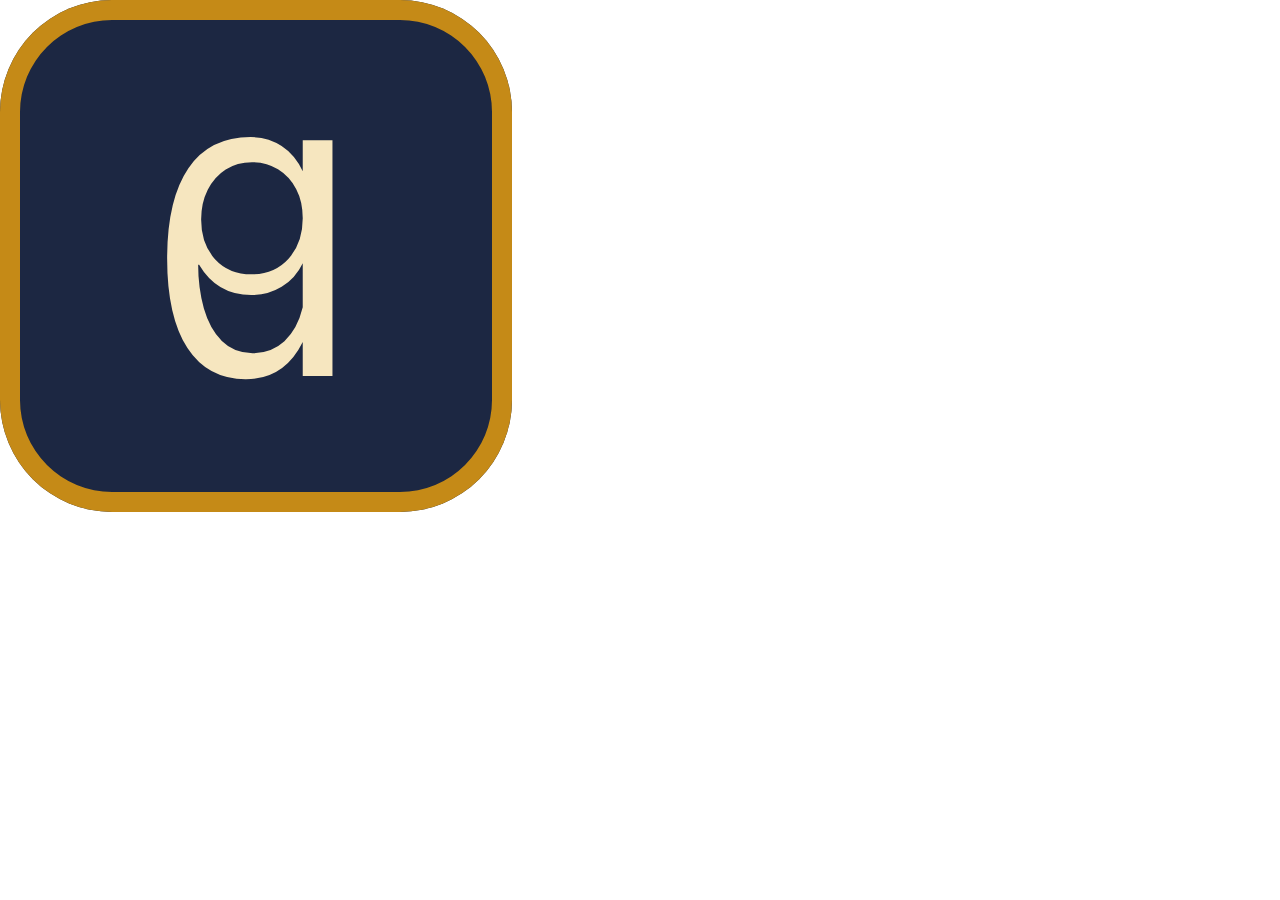
<file: scripts/images/icon.html>
<!doctype html>
<!-- Source for web/icon-512.png (the letter Dee, for Deseret). How to re-render: see "Develop" in the README -->
<html lang="en">
  <head>
    <meta charset="utf-8">
    <link rel="stylesheet"
      href="https://fonts.googleapis.com/css2?family=Noto+Sans+Deseret&display=block">
    <style>
    html,
    body {
      margin: 0;
      width: 512px;
      height: 512px;
      overflow: hidden;
      background: transparent;
    }
    .icon {
      width: 512px;
      height: 512px;
      border-radius: 112px;
      background: #1c2742;
      display: grid;
      place-items: center;
      box-shadow: inset 0 0 0 20px #c58a17;
    }
    .icon span {
      font: 330px/1 "Noto Sans Deseret", "Apple Symbols", sans-serif;
      color: #f6e6bf;
      transform: translateY(-8px);
    }
    </style>
  </head>
  <body>
    <div class="icon"><span>𐐔</span></div>
  </body>
</html>
</file>
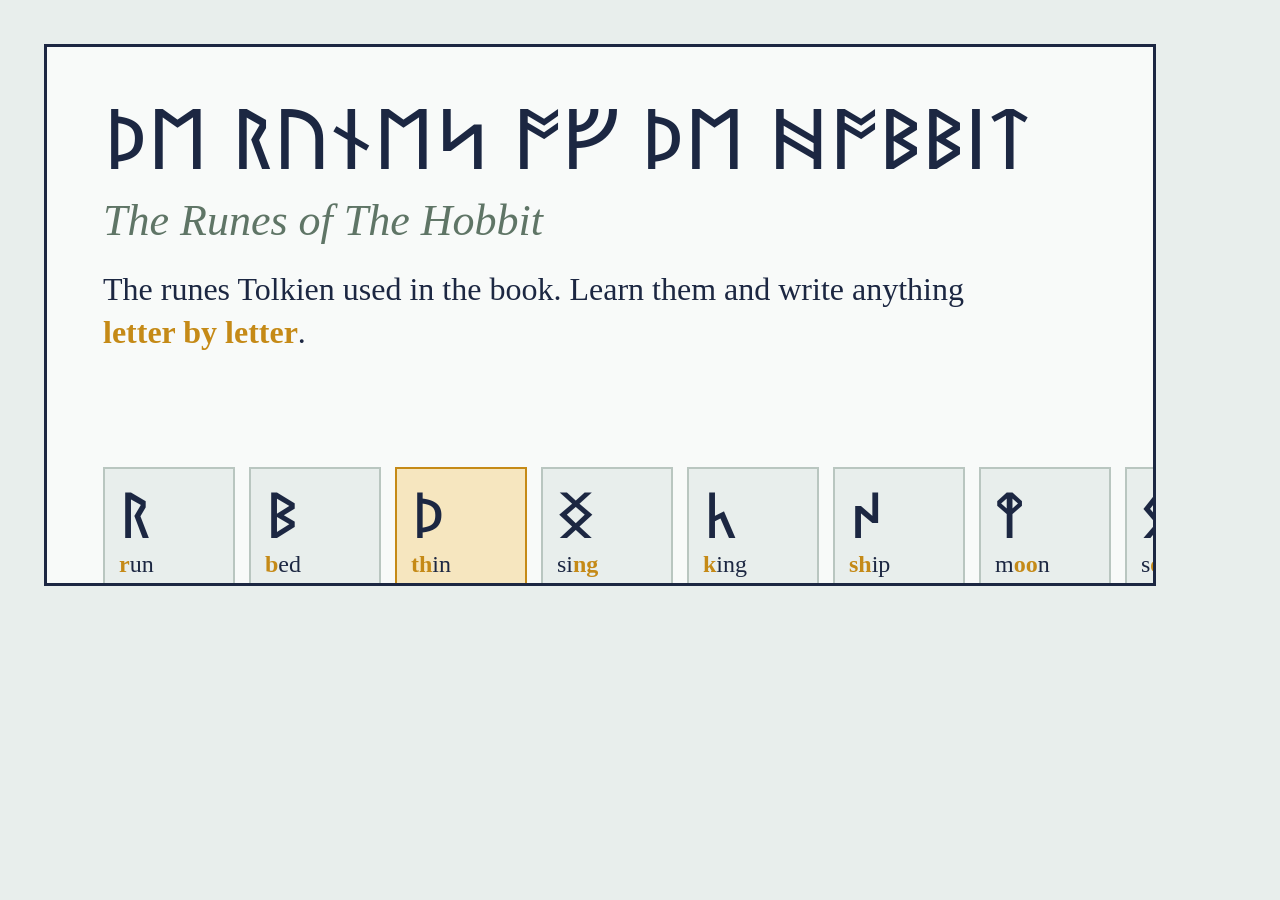
<file: scripts/images/og-runes.html>
<!doctype html>
<!-- Source for web/runes/og.png (1200x630). How to re-render: see "Develop" in the README -->
<html lang="en">
  <head>
    <meta charset="utf-8">
    <link rel="stylesheet"
      href="https://fonts.googleapis.com/css2?family=Noto+Sans+Runic&family=Old+Standard+TT:ital,wght@0,400;0,700;1,400&display=block">
    <style>
    :root {
      --salt: #e8eeec;
      --sheet: #f8faf9;
      --ink: #1c2742;
      --sage: #5f7566;
      --rule: #b9c6c0;
      --honey: #c58a17;
      --honey-wash: #f6e6bf;
    }
    * {
      box-sizing: border-box;
    }
    html,
    body {
      margin: 0;
      width: 1200px;
      height: 630px;
      overflow: hidden;
    }
    body {
      background: var(--salt);
      color: var(--ink);
      font-family: "Old Standard TT", Georgia, serif;
      padding: 44px;
    }
    .d {
      font-family: "Noto Sans Runic", "Apple Symbols", sans-serif;
    }
    .frame {
      height: 100%;
      border: 3px solid var(--ink);
      background: var(--sheet);
      padding: 46px 56px 0;
      display: flex;
      flex-direction: column;
      position: relative;
      overflow: hidden;
    }
    h1 {
      margin: 0;
      font-weight: 400;
      font-size: 84px;
      line-height: 1.05;
      white-space: nowrap;
    }
    .said {
      font-style: italic;
      font-size: 44px;
      color: var(--sage);
      margin-top: 14px;
    }
    .line {
      font-size: 32px;
      margin-top: 22px;
      max-width: 880px;
      line-height: 1.35;
    }
    .line b {
      color: var(--honey);
    }
    .tiles {
      position: absolute;
      left: 56px;
      right: -40px;
      bottom: -34px;
      display: flex;
      gap: 14px;
    }
    .tile {
      flex: 0 0 132px;
      height: 150px;
      border: 2px solid var(--rule);
      background: var(--salt);
      padding: 10px 14px;
      font-size: 64px;
      line-height: 1.1;
    }
    .tile small {
      display: block;
      font-family: "Old Standard TT", serif;
      font-size: 24px;
      margin-top: 2px;
    }
    .tile small b {
      color: var(--honey);
    }
    .tile.on {
      background: var(--honey-wash);
      border-color: var(--honey);
    }
    </style>
  </head>
  <body>
    <div class="frame">
      <h1 class="d">ᚦᛖ ᚱᚢᚾᛖᛋ ᚩᚠ ᚦᛖ ᚻᚩᛒᛒᛁᛏ</h1>
      <div class="said">The Runes of The Hobbit</div>
      <div
        class="line">The runes Tolkien used in the book. Learn them and write anything <b>letter by letter</b>.</div>
      <div class="tiles d">
        <div class="tile">ᚱ<small><b>r</b>un</small></div>
        <div class="tile">ᛒ<small><b>b</b>ed</small></div>
        <div class="tile on">ᚦ<small><b>th</b>in</small></div>
        <div class="tile">ᛝ<small>si<b>ng</b></small></div>
        <div class="tile">ᛱ<small><b>k</b>ing</small></div>
        <div class="tile">ᛲ<small><b>sh</b>ip</small></div>
        <div class="tile">ᛳ<small>m<b>oo</b>n</small></div>
        <div class="tile">ᛟ<small>s<b>ee</b></small></div>
        <div class="tile">ᛠ<small><b>ea</b>t</small></div>
      </div>
    </div>
  </body>
</html>
</file>
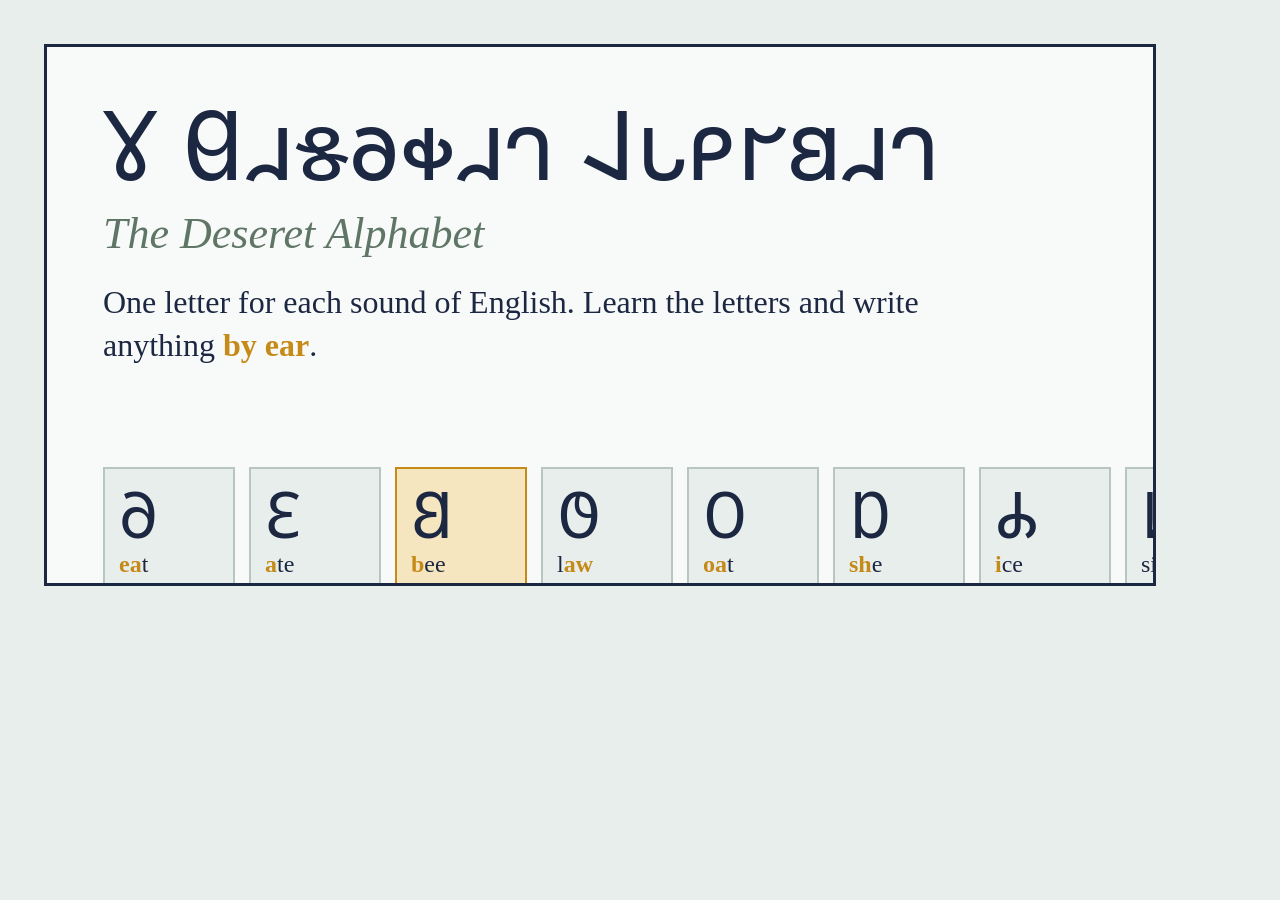
<file: scripts/images/og.html>
<!doctype html>
<!-- Source for web/deseret/og.png (1200x630). How to re-render: see "Develop" in the README -->
<html lang="en">
  <head>
    <meta charset="utf-8">
    <link rel="stylesheet"
      href="https://fonts.googleapis.com/css2?family=Noto+Sans+Deseret&family=Old+Standard+TT:ital,wght@0,400;0,700;1,400&display=block">
    <style>
    :root {
      --salt: #e8eeec;
      --sheet: #f8faf9;
      --ink: #1c2742;
      --sage: #5f7566;
      --rule: #b9c6c0;
      --honey: #c58a17;
      --honey-wash: #f6e6bf;
    }
    * {
      box-sizing: border-box;
    }
    html,
    body {
      margin: 0;
      width: 1200px;
      height: 630px;
      overflow: hidden;
    }
    body {
      background: var(--salt);
      color: var(--ink);
      font-family: "Old Standard TT", Georgia, serif;
      padding: 44px;
    }
    .d {
      font-family: "Noto Sans Deseret", "Apple Symbols", sans-serif;
    }
    .frame {
      height: 100%;
      border: 3px solid var(--ink);
      background: var(--sheet);
      padding: 46px 56px 0;
      display: flex;
      flex-direction: column;
      position: relative;
      overflow: hidden;
    }
    h1 {
      margin: 0;
      font-weight: 400;
      font-size: 96px;
      line-height: 1.05;
      white-space: nowrap;
    }
    .said {
      font-style: italic;
      font-size: 44px;
      color: var(--sage);
      margin-top: 14px;
    }
    .line {
      font-size: 32px;
      margin-top: 22px;
      max-width: 880px;
      line-height: 1.35;
    }
    .line b {
      color: var(--honey);
    }
    .tiles {
      position: absolute;
      left: 56px;
      right: -40px;
      bottom: -34px;
      display: flex;
      gap: 14px;
    }
    .tile {
      flex: 0 0 132px;
      height: 150px;
      border: 2px solid var(--rule);
      background: var(--salt);
      padding: 10px 14px;
      font-size: 64px;
      line-height: 1.1;
    }
    .tile small {
      display: block;
      font-family: "Old Standard TT", serif;
      font-size: 24px;
      margin-top: 2px;
    }
    .tile small b {
      color: var(--honey);
    }
    .tile.on {
      background: var(--honey-wash);
      border-color: var(--honey);
    }
    </style>
  </head>
  <body>
    <div class="frame">
      <h1 class="d">𐐜 𐐔𐐯𐑅𐐨𐑉𐐯𐐻 𐐈𐑊𐑁𐐲𐐺𐐯𐐻</h1>
      <div class="said">The Deseret Alphabet</div>
      <div
        class="line">One letter for each sound of English. Learn the letters and write anything <b>by ear</b>.</div>
      <div class="tiles d">
        <div class="tile">𐐀<small><b>ea</b>t</small></div>
        <div class="tile">𐐁<small><b>a</b>te</small></div>
        <div class="tile on">𐐒<small><b>b</b>ee</small></div>
        <div class="tile">𐐃<small>l<b>aw</b></small></div>
        <div class="tile">𐐄<small><b>oa</b>t</small></div>
        <div class="tile">𐐟<small><b>sh</b>e</small></div>
        <div class="tile">𐐌<small><b>i</b>ce</small></div>
        <div class="tile">𐐥<small>si<b>ng</b></small></div>
        <div class="tile">𐐛<small><b>th</b>in</small></div>
      </div>
    </div>
  </body>
</html>
</file>
<file: web/site.css>
/* Salt-flat paper, blue-black ink, honey for anything you can press
   ("Deseret" is the Book of Mormon word for honeybee). */
:root {
  --salt: #e8eeec;
  --sheet: #f8faf9;
  --ink: #1c2742;
  --sage: #5f7566;
  --rule: #b9c6c0;
  --honey: #c58a17;
  --honey-wash: #f6e6bf;
  --wrong: #a13d2d;
  --latin: "Old Standard TT", "Iowan Old Style", Georgia, serif;
}
* {
  box-sizing: border-box;
}
body {
  margin: 0;
  background: var(--salt);
  color: var(--ink);
  font: 1.125rem/1.6 var(--latin);
}
main {
  max-width: 66rem;
  margin: 0 auto;
  padding: 0 1.25rem 5rem;
}
.d {
  font-family: var(--script);
}
:focus-visible {
  outline: 3px solid var(--honey);
  outline-offset: 2px;
}
textarea:focus-visible,
#out:focus-visible {
  outline-offset: -3px;
} /* stay inside the box rules */

/* Masthead: the name in its own letters is the picture. */
header {
  padding: 3.5rem 0 2rem;
}
h1 {
  margin: 0;
  font-weight: 400;
  line-height: 1.1;
}
h1 .d {
  display: block;
  font-size: clamp(2.2rem, 7.5vw, 5.2rem);
  letter-spacing: .01em;
}
h1 .said {
  display: block;
  margin-top: .6rem;
  font-size: 1.35rem;
  font-style: italic;
  color: var(--sage);
}
header p {
  max-width: 38rem;
  margin: 1.25rem 0 0;
}

h2 {
  font-size: 1.9rem;
  font-weight: 400;
  line-height: 1.2;
  margin: 4rem 0 .5rem;
}
h3 {
  font-size: 1.15rem;
  font-weight: 700;
  margin: 2.25rem 0 .25rem;
}
.lede {
  max-width: 38rem;
  margin: 0 0 1.25rem;
}

/* Style switch */
fieldset {
  border: 0;
  padding: 0;
  margin: 0;
}
.sr-only {
  position: absolute;
  width: 1px;
  height: 1px;
  overflow: hidden;
  clip-path: inset(50%);
}
.styles {
  display: inline-flex;
  border: 1.5px solid var(--ink);
  border-radius: 2rem;
  overflow: hidden;
  background: var(--sheet);
  font-style: normal;
  color: var(--ink);
  font-size: 1rem;
  margin-left: auto;
}
.styles label {
  cursor: pointer;
}
.styles input {
  position: absolute;
  opacity: 0;
}
.styles label {
  flex: 1;
  text-align: center;
}
.styles span {
  display: block;
  padding: .1rem .8rem;
  white-space: nowrap;
}
.styles label + label span {
  border-left: 1.5px solid var(--ink);
}
.styles input:checked + span {
  background: var(--ink);
  color: var(--sheet);
}
.styles input:focus-visible + span {
  outline: 3px solid var(--honey);
  outline-offset: -3px;
}
#style-note {
  max-width: 38rem;
  margin: .75rem 0 0;
  color: var(--sage);
}

/* Translator */
.boxes {
  display: grid;
  grid-template-columns: 1fr 1fr;
  border: 1.5px solid var(--ink);
  background: var(--sheet);
}
.box {
  display: flex;
  flex-direction: column;
  min-width: 0;
}
.box + .box {
  border-left: 1.5px solid var(--ink);
}
.box > label,
.box > .label {
  min-height: 3.8rem;
  padding: .5rem 1rem;
  border-bottom: 1px solid var(--rule);
  font-style: italic;
  color: var(--sage);
  display: flex;
  flex-wrap: wrap;
  align-items: center;
  gap: .5rem 1rem;
}
textarea,
#out {
  flex: 1;
  min-height: 15rem;
  margin: 0;
  padding: 1rem;
  border: 0;
  background: none;
  color: inherit;
  font: inherit;
  line-height: 1.7;
  resize: vertical;
}
#out {
  font-family: var(--script);
  font-size: 1.3rem;
  white-space: pre-wrap;
  overflow-wrap: anywhere;
}
button {
  font: inherit;
  font-style: normal;
  color: var(--ink);
  cursor: pointer;
  background: var(--honey-wash);
  border: 1.5px solid var(--honey);
  border-radius: 2rem;
  padding: .1rem .9rem;
}
/* Ink on honey: pale text there is under 3:1. */
@media (hover: hover) {
  button:hover {
    background: var(--honey);
  }
}
button:active {
  background: var(--honey);
}
#misses {
  margin: .25rem 0 0;
  color: var(--sage);
  min-height: 1.6em;
  white-space: pre-line;
}
/* A word that can be said two ways. Dotted = we guessed; solid = settled. */
#out .choice {
  font: inherit;
  color: inherit;
  background: none;
  padding: 0;
  min-height: 0;
  border: 0;
  border-bottom: 2px solid var(--honey);
  border-radius: 0;
}
#out .choice.guess {
  border-bottom-style: dotted;
  background: var(--honey-wash);
}
#out .choice:hover {
  background: var(--honey-wash);
  color: inherit;
}
/* Speaker buttons: hear the example word. Hidden where the browser can't speak. */
.letter {
  position: relative;
}
.say {
  position: absolute;
  top: .45rem;
  right: .45rem;
  display: grid;
  place-items: center;
  width: 2.1rem;
  height: 2.1rem;
  min-height: 0;
  padding: 0;
  border-radius: 50%;
}
.practice .say,
#drill .say {
  position: static;
  display: inline-grid;
  vertical-align: middle;
  margin-left: .4rem;
}
.no-speech .say {
  display: none;
}
@media (pointer: coarse) {
  .say {
    width: 2.75rem;
    height: 2.75rem;
    top: .2rem;
    right: .2rem;
  }
}
#choice-note {
  max-width: 38rem;
  margin: .25rem 0 0;
  color: var(--sage);
}
#choice-note code {
  font-family: inherit;
  font-style: italic;
}

/* Letter chart. Grouping is the lesson: pairs sit together. */
.group {
  display: grid;
  gap: .6rem;
  grid-template-columns: repeat(auto-fill, minmax(8.5rem, 1fr));
}
.pairs {
  display: grid;
  gap: .6rem;
  grid-template-columns: repeat(auto-fill, minmax(17.6rem, 1fr));
}
.pair {
  display: grid;
  grid-template-columns: 1fr 1fr;
  background: var(--sheet);
  border: 1px solid var(--rule);
}
.pair .letter {
  border: 0;
}
.pair .letter + .letter {
  border-left: 1px dashed var(--rule);
}
.letter {
  background: var(--sheet);
  border: 1px solid var(--rule);
  padding: .7rem .8rem .8rem;
}
.letter .glyph {
  font-family: var(--script);
  font-size: 2.6rem;
  line-height: 1.1;
  display: flex;
  align-items: baseline;
  gap: .35rem;
}
.letter .glyph small {
  font-size: 1.5rem;
  color: var(--sage);
}
.letter .word {
  margin-top: .2rem;
}
.letter .word b {
  color: var(--honey);
  font-weight: 700;
}
.letter .spelled {
  font-family: var(--script);
  color: var(--sage);
  min-height: 1.6em;
}
.letter.unused {
  opacity: .45;
}
.letter .absent {
  display: none;
  font-style: italic;
  font-size: .95rem;
}
.letter.unused .absent {
  display: block;
}
.letter.unused .spelled {
  display: none;
}

/* Reading practice */
.practice {
  display: grid;
  gap: .6rem;
  grid-template-columns: repeat(auto-fill, minmax(13rem, 1fr));
  padding: 0;
  margin: 0;
  list-style: none;
}
.practice details {
  background: var(--sheet);
  border: 1px solid var(--rule);
}
.practice summary {
  cursor: pointer;
  padding: .7rem 1rem;
  font-family: var(--script);
  font-size: 1.7rem;
  list-style: none;
  overflow-wrap: anywhere;
}
.practice summary::-webkit-details-marker {
  display: none;
}
.practice details[open] summary {
  border-bottom: 1px dashed var(--rule);
}
.practice p {
  margin: 0;
  padding: .6rem 1rem .8rem;
}

/* Keyboard map: each key is a small Option letter over its main letter. */
#keys {
  max-width: 38rem;
  margin: 1rem auto 0;
  text-align: center;
}
#keys p {
  margin: .25rem 0 .75rem;
  color: var(--sage);
}
.keys {
  display: grid;
  gap: .3rem;
}
.keyrow {
  display: flex;
  justify-content: center;
  gap: .3rem;
}
.key {
  flex: 0 1 3.3rem;
  display: grid;
  grid-template-rows: 1.5rem 2.4rem;
  background: var(--sheet);
  border: 1px solid var(--rule);
  border-radius: .3rem;
  overflow: hidden;
}
.key button {
  min-height: 0;
  padding: 0;
  border: 0;
  border-radius: 0;
  background: none;
  font-family: var(--script);
  font-size: 1.5rem;
  line-height: 1;
}
.key button:hover,
.key button:active {
  background: var(--honey-wash);
  color: var(--ink);
}
.key .alt {
  font-size: 1rem;
  color: var(--sage);
  border-bottom: 1px dashed var(--rule);
}
.key .main {
  display: flex;
  align-items: center;
  justify-content: center;
  gap: .25rem;
}
.key small {
  font: .8rem var(--latin);
  color: var(--sage);
}

.keyrow.touch {
  display: none;
}
.touch .key {
  grid-template-rows: 2.6rem;
}
.touch .key:nth-child(3) {
  flex: 1 1 9rem; /* space bar */
}
.touch button {
  font-family: var(--latin);
}
.keys.shift [data-act="shift"] {
  background: var(--honey);
}
/* Touch screens: the phone's keyboard is held down in the script's box, so
   this one takes its place at the bottom of the screen. */
@media (pointer: coarse) {
  .keyrow.touch {
    display: flex;
  }
  .keys.docked {
    position: fixed;
    z-index: 1;
    inset: auto 0 0;
    padding: .4rem .25rem calc(.4rem + env(safe-area-inset-bottom));
    background: var(--salt);
    border-top: 1.5px solid var(--ink);
  }
  .keys.docked .key {
    flex: 1 1 0;
  }
  .keys.docked .key:has(.main) {
    grid-template-rows: 1.9rem 2.6rem;
  }
  /* Room to scroll the box clear of the keyboard. */
  body:has(.keys.docked) {
    padding-bottom: 19rem;
  }
}

/* Spelling practice */
#drill {
  max-width: 38rem;
  margin-top: 1rem;
  padding: 1rem 1.25rem;
  background: var(--sheet);
  border: 1.5px solid var(--ink);
}
#drill p {
  margin: 0;
  min-height: 1.6em;
}
#drill [lang] {
  font-family: var(--script);
}
#d-note {
  color: var(--sage);
}
#d-note [lang] {
  font-size: 1.4em;
  color: var(--ink);
}
#d-word {
  display: flex;
  flex-wrap: wrap;
  align-items: flex-start;
  gap: .5rem;
  margin: .75rem 0 .5rem;
  font-size: 2.2rem;
  line-height: 3.5rem;
}
.chunk {
  display: grid;
  justify-items: center;
}
.chunk small {
  font-size: 1rem;
  line-height: 1.4;
  color: var(--sage);
}
.slot {
  width: 3.5rem;
  height: 3.5rem;
  text-align: center;
  background: var(--salt);
  border: 1.5px solid var(--rule);
}
.slot.here {
  border-color: var(--ink);
}
#d-word:focus-visible {
  outline: none;
}
#d-word:focus-visible .here {
  outline: 3px solid var(--honey);
  outline-offset: 2px;
}
.slot.miss {
  border-color: var(--wrong);
}
.slot.told {
  color: var(--sage);
  border-style: dashed;
}
#d-keys {
  display: flex;
  flex-wrap: wrap;
  gap: .4rem;
  margin: .75rem 0;
}
#d-keys button {
  min-width: 2.8rem;
  padding: .2rem .5rem;
  font-size: 1.5rem;
}
#d-progress {
  margin-top: 1rem;
  padding-top: .75rem;
  border-top: 1px solid var(--rule);
}
#d-strip {
  display: flex;
  flex-wrap: wrap;
  gap: .25rem;
  margin-bottom: .75rem;
}
#d-strip span {
  width: 1.9rem;
  line-height: 1.9rem;
  text-align: center;
  color: var(--rule);
  border: 1px solid var(--rule);
}
#d-strip .play {
  color: var(--ink);
  border-color: var(--ink);
}
#d-strip .known {
  color: var(--sheet);
  background: var(--sage);
  border-color: var(--sage);
}
#d-progress button {
  font-size: 1rem;
}
#drill button:disabled {
  opacity: .5;
  pointer-events: none;
}

footer {
  margin-top: 4rem;
  padding-top: 1rem;
  border-top: 1px solid var(--rule);
  color: var(--sage);
  font-size: 1rem;
  max-width: 38rem;
}

/* Fingers: the switch and Copy get 44px-tall targets. */
@media (pointer: coarse), (max-width: 34rem) {
  .styles span {
    padding: .6rem .8rem;
  }
  button {
    min-height: 2.75rem;
  }
}

/* Below this the script's bar cannot hold label, switch and Copy on one line, so the boxes stack. */
@media (max-width: 62rem) {
  .boxes {
    grid-template-columns: 1fr;
  }
  .box + .box {
    border-left: 0;
    border-top: 1.5px solid var(--ink);
  }
  textarea,
  #out {
    min-height: 9.5rem;
  }
}

/* Phone: label and Copy share a line, the switch takes the full line under them. */
@media (max-width: 34rem) {
  main {
    padding: 0 1rem 3.5rem;
  }
  header {
    padding: 2.25rem 0 .5rem;
  }
  h1 .d {
    font-size: clamp(1.7rem, 9.4vw, 3rem);
  }
  h1 .said {
    font-size: 1.2rem;
  }
  h2 {
    font-size: 1.7rem;
    margin-top: 2.75rem;
  }
  h3 {
    margin-top: 1.75rem;
  }
  footer {
    margin-top: 2.75rem;
  }
  .box > .label {
    padding: .6rem .75rem .75rem;
  }
  #copy {
    margin-left: auto;
  }
  .styles {
    order: 1;
    flex: 1 0 100%;
    display: flex;
    margin: 0;
  }
  .styles span {
    padding-inline: .3rem;
  }
  textarea,
  #out {
    padding: .85rem 1rem;
  }
  .group,
  .pairs,
  .practice {
    gap: .5rem;
  }
  .group,
  .practice {
    grid-template-columns: 1fr 1fr;
  }
  .pairs {
    grid-template-columns: 1fr;
  }
  .keyrow,
  .keys {
    gap: .2rem;
  }
  .key button {
    font-size: 1.25rem;
  }
  .key small {
    display: none;
  }
  .letter {
    padding: .55rem .7rem .6rem;
  }
  .letter .glyph {
    font-size: 2.3rem;
  }
  .practice summary {
    font-size: 1.45rem;
    padding: .7rem .8rem;
  }
  .practice p {
    padding: .5rem .8rem .7rem;
  }
}
</file>
